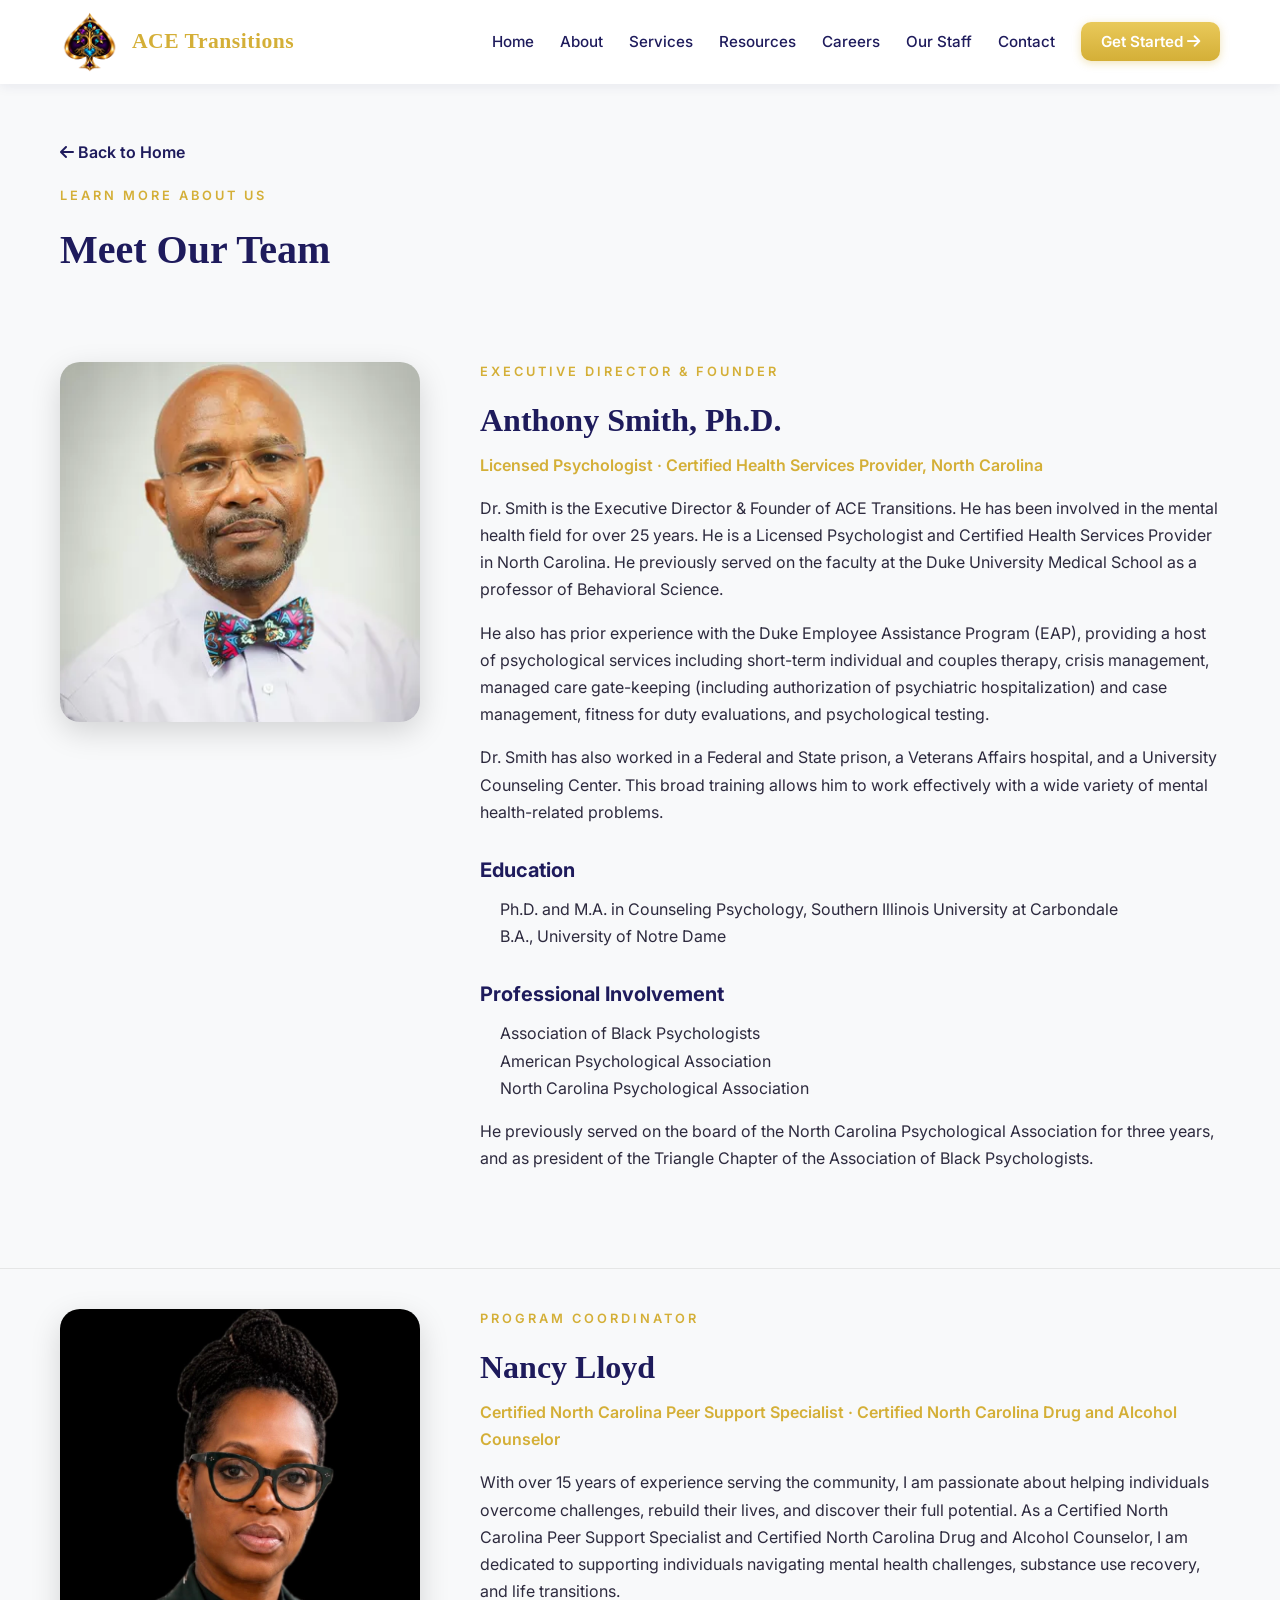
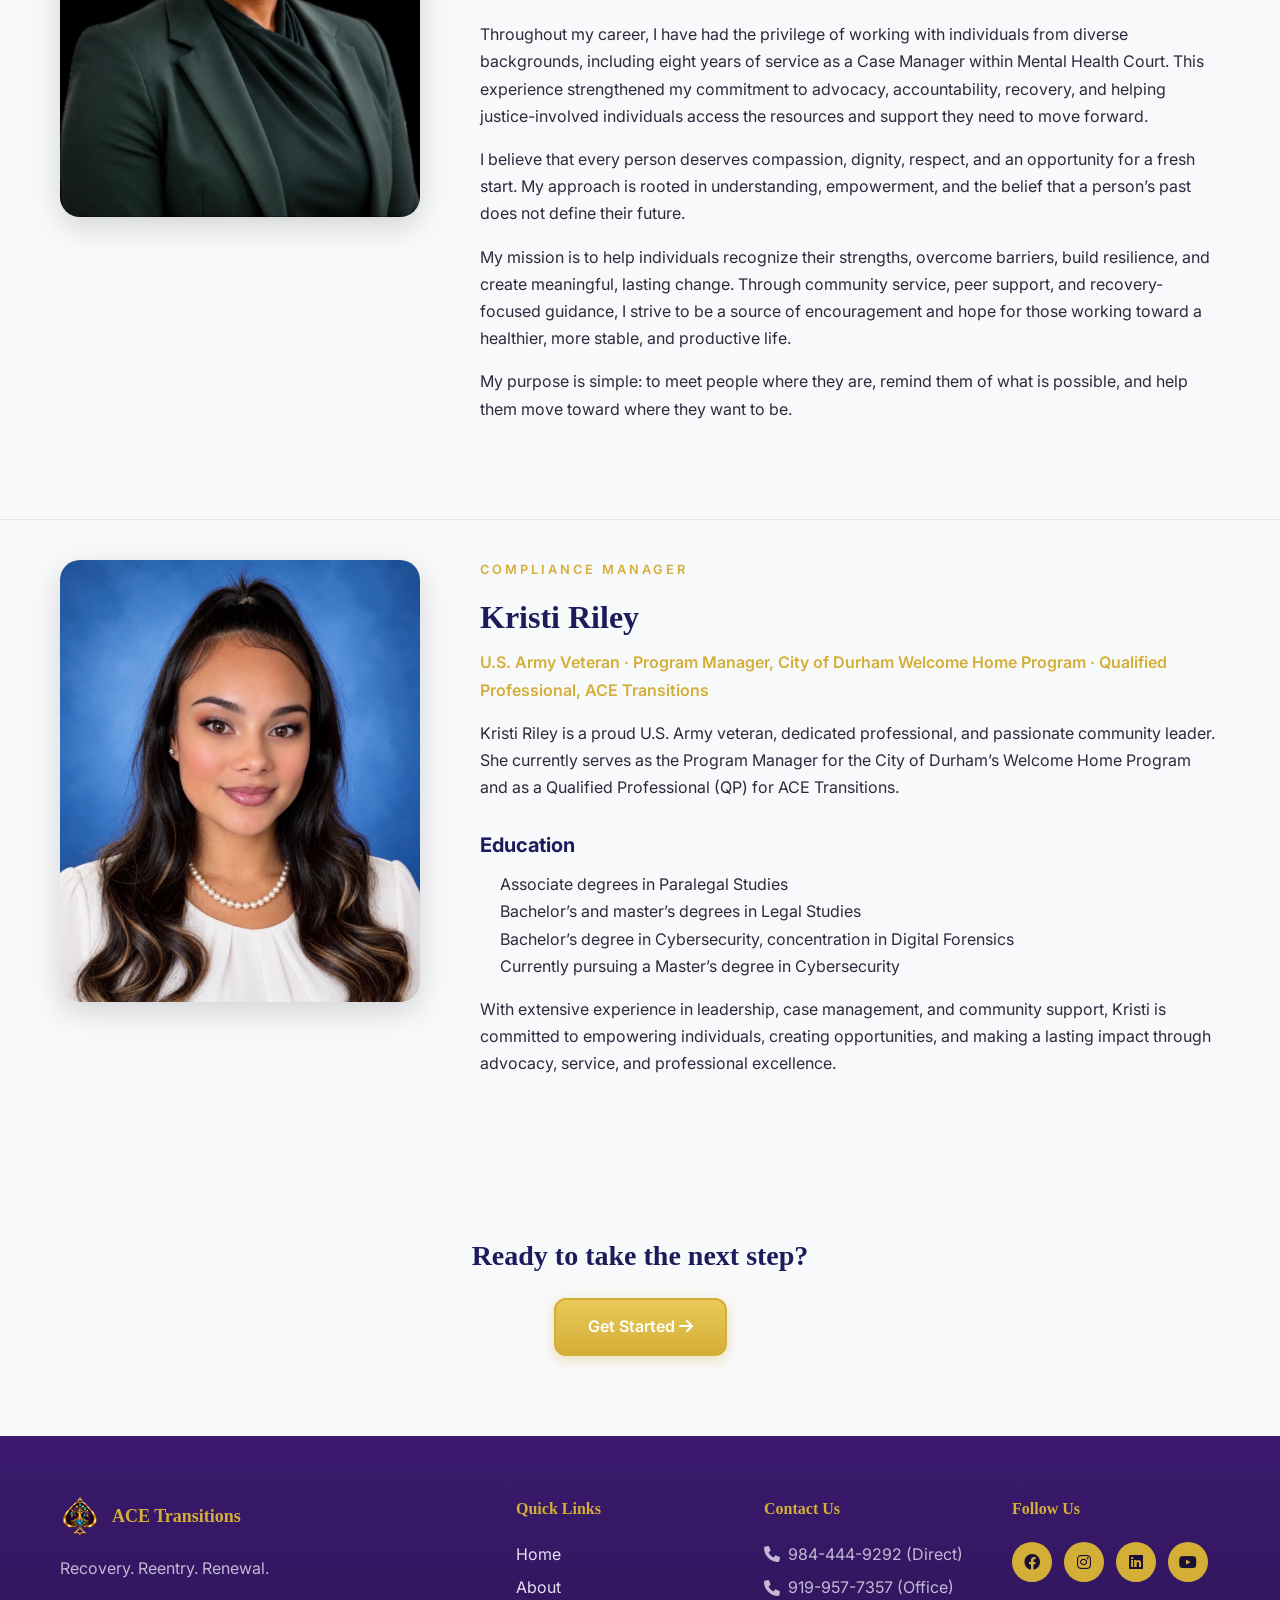
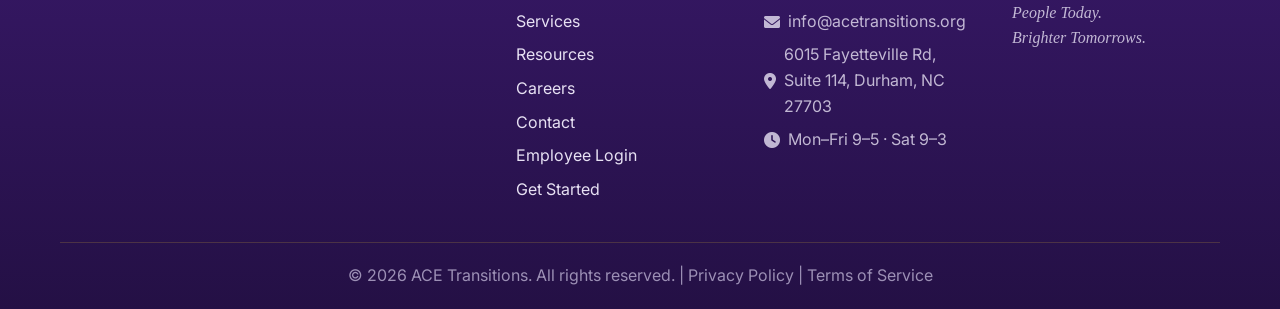
<file: learn-more-about-us.html>
<!DOCTYPE html>
<html lang="en">

<head>
    <meta charset="UTF-8">
    <meta name="viewport" content="width=device-width, initial-scale=1.0">

    <!-- SEO Meta Tags -->
    <title>Learn More About Us | ACE Transitions</title>
    <meta name="description"
        content="Meet Dr. Anthony Smith, Executive Director and Founder of ACE Transitions, a licensed psychologist with over 25 years in the mental health field.">
    <meta name="author" content="ACE Transitions">
    <meta name="robots" content="index, follow">
    <link rel="canonical" href="https://transitionslegacycenter.com/learn-more-about-us.html">

    <!-- Open Graph / Facebook -->
    <meta property="og:type" content="website">
    <meta property="og:url" content="https://transitionslegacycenter.com/learn-more-about-us.html">
    <meta property="og:title" content="Learn More About Us | ACE Transitions">
    <meta property="og:description"
        content="Meet Dr. Anthony Smith, Executive Director and Founder of ACE Transitions.">
    <meta property="og:image" content="https://transitionslegacycenter.com/assets/dr-anthony-smith.png">
    <meta property="og:site_name" content="ACE Transitions">

    <!-- Favicon -->
    <link rel="icon" type="image/png" href="assets/acelogo.png">
    <link rel="apple-touch-icon" href="assets/acelogo.png">

    <!-- Stylesheets -->
    <link rel="stylesheet" href="css/style.css">
    <link rel="stylesheet" href="css/theme.css">
    <link rel="stylesheet" href="css/learn-more.css">
    <link href="https://fonts.googleapis.com/css2?family=Inter:wght@300;400;500;600;700&display=swap" rel="stylesheet">
    <link rel="stylesheet" href="https://cdnjs.cloudflare.com/ajax/libs/font-awesome/6.0.0/css/all.min.css">
</head>

<body>
    <!-- Navigation -->
    <nav class="navbar">
        <div class="nav-container">
            <div class="nav-logo">
                <img src="assets/acelogo.png?v=5" alt="ACE Transitions" class="logo">
                <span class="logo-text">ACE Transitions</span>
            </div>
            <ul class="nav-menu">
                <li><a href="index.html" class="nav-link">Home</a></li>
                <li><a href="index.html#about" class="nav-link">About</a></li>
                <li><a href="services.html" class="nav-link">Services</a></li>
                <li><a href="resources.html" class="nav-link">Resources</a></li>
                <li><a href="careers.html" class="nav-link">Careers</a></li>
                <li><a href="our-staff.html" class="nav-link">Our Staff</a></li>
                <li><a href="index.html#contact" class="nav-link">Contact</a></li>
                <li><a href="index.html#contact" class="nav-link cta-button">Get Started <i class="fas fa-arrow-right"></i></a></li>
            </ul>
            <div class="hamburger">
                <span class="bar"></span>
                <span class="bar"></span>
                <span class="bar"></span>
            </div>
        </div>
    </nav>

    <!-- Profile Hero -->
    <section class="profile-hero">
        <div class="container">
            <a href="index.html" class="profile-back"><i class="fas fa-arrow-left"></i> Back to Home</a>
            <div class="home-eyebrow">Learn More About Us</div>
            <h1 class="profile-page-title">Meet Our Team</h1>
        </div>
    </section>

    <!-- Profile -->
    <section class="profile-section">
        <div class="container profile-grid">
            <div class="profile-photo">
                <img src="assets/dr-anthony-smith.png" alt="Dr. Anthony Smith, Executive Director and Founder of ACE Transitions">
            </div>
            <div class="profile-content">
                <div class="home-eyebrow">Executive Director &amp; Founder</div>
                <h2 class="profile-name">Anthony Smith, Ph.D.</h2>
                <p class="profile-role">Licensed Psychologist &middot; Certified Health Services Provider, North Carolina</p>

                <p>Dr. Smith is the Executive Director &amp; Founder of ACE Transitions. He has been involved in the mental health field for over 25 years. He is a Licensed Psychologist and Certified Health Services Provider in North Carolina. He previously served on the faculty at the Duke University Medical School as a professor of Behavioral Science.</p>

                <p>He also has prior experience with the Duke Employee Assistance Program (EAP), providing a host of psychological services including short-term individual and couples therapy, crisis management, managed care gate-keeping (including authorization of psychiatric hospitalization) and case management, fitness for duty evaluations, and psychological testing.</p>

                <p>Dr. Smith has also worked in a Federal and State prison, a Veterans Affairs hospital, and a University Counseling Center. This broad training allows him to work effectively with a wide variety of mental health-related problems.</p>

                <h3 class="profile-subheading">Education</h3>
                <ul class="profile-list">
                    <li>Ph.D. and M.A. in Counseling Psychology, Southern Illinois University at Carbondale</li>
                    <li>B.A., University of Notre Dame</li>
                </ul>

                <h3 class="profile-subheading">Professional Involvement</h3>
                <ul class="profile-list">
                    <li>Association of Black Psychologists</li>
                    <li>American Psychological Association</li>
                    <li>North Carolina Psychological Association</li>
                </ul>
                <p>He previously served on the board of the North Carolina Psychological Association for three years, and as president of the Triangle Chapter of the Association of Black Psychologists.</p>

            </div>
        </div>
    </section>

    <!-- Profile: Nancy Lloyd -->
    <section class="profile-section profile-section-next">
        <div class="container profile-grid">
            <div class="profile-photo">
                <img src="assets/nancy-lloyd.png" alt="Nancy Lloyd, Certified North Carolina Peer Support Specialist and Drug and Alcohol Counselor">
            </div>
            <div class="profile-content">
                <div class="home-eyebrow">Program Coordinator</div>
                <h2 class="profile-name">Nancy Lloyd</h2>
                <p class="profile-role">Certified North Carolina Peer Support Specialist &middot; Certified North Carolina Drug and Alcohol Counselor</p>

                <p>With over 15 years of experience serving the community, I am passionate about helping individuals overcome challenges, rebuild their lives, and discover their full potential. As a Certified North Carolina Peer Support Specialist and Certified North Carolina Drug and Alcohol Counselor, I am dedicated to supporting individuals navigating mental health challenges, substance use recovery, and life transitions.</p>

                <p>Throughout my career, I have had the privilege of working with individuals from diverse backgrounds, including eight years of service as a Case Manager within Mental Health Court. This experience strengthened my commitment to advocacy, accountability, recovery, and helping justice-involved individuals access the resources and support they need to move forward.</p>

                <p>I believe that every person deserves compassion, dignity, respect, and an opportunity for a fresh start. My approach is rooted in understanding, empowerment, and the belief that a person&rsquo;s past does not define their future.</p>

                <p>My mission is to help individuals recognize their strengths, overcome barriers, build resilience, and create meaningful, lasting change. Through community service, peer support, and recovery-focused guidance, I strive to be a source of encouragement and hope for those working toward a healthier, more stable, and productive life.</p>

                <p>My purpose is simple: to meet people where they are, remind them of what is possible, and help them move toward where they want to be.</p>
            </div>
        </div>
    </section>

    <!-- Profile: Kristi Riley -->
    <section class="profile-section profile-section-next">
        <div class="container profile-grid">
            <div class="profile-photo">
                <img src="assets/kristi-riley.png" alt="Kristi Riley, Program Manager of the City of Durham Welcome Home Program and Qualified Professional at ACE Transitions">
            </div>
            <div class="profile-content">
                <div class="home-eyebrow">Compliance Manager</div>
                <h2 class="profile-name">Kristi Riley</h2>
                <p class="profile-role">U.S. Army Veteran &middot; Program Manager, City of Durham Welcome Home Program &middot; Qualified Professional, ACE Transitions</p>

                <p>Kristi Riley is a proud U.S. Army veteran, dedicated professional, and passionate community leader. She currently serves as the Program Manager for the City of Durham&rsquo;s Welcome Home Program and as a Qualified Professional (QP) for ACE Transitions.</p>

                <h3 class="profile-subheading">Education</h3>
                <ul class="profile-list">
                    <li>Associate degrees in Paralegal Studies</li>
                    <li>Bachelor&rsquo;s and master&rsquo;s degrees in Legal Studies</li>
                    <li>Bachelor&rsquo;s degree in Cybersecurity, concentration in Digital Forensics</li>
                    <li>Currently pursuing a Master&rsquo;s degree in Cybersecurity</li>
                </ul>

                <p>With extensive experience in leadership, case management, and community support, Kristi is committed to empowering individuals, creating opportunities, and making a lasting impact through advocacy, service, and professional excellence.</p>
            </div>
        </div>
    </section>

    <!-- Call to Action -->
    <section class="profile-cta">
        <div class="container">
            <h2>Ready to take the next step?</h2>
            <a href="index.html#contact" class="btn btn-primary">Get Started <i class="fas fa-arrow-right"></i></a>
        </div>
    </section>

    <!-- Footer -->
    <footer class="footer">
        <div class="container">
            <div class="footer-content">
                <div class="footer-section">
                    <div class="footer-logo">
                        <img src="assets/acelogo.png?v=5" alt="ACE Transitions" class="footer-logo-img">
                        <span class="footer-logo-text">ACE Transitions</span>
                    </div>
                    <p>Recovery. Reentry. Renewal.</p>
                </div>

                <div class="footer-section">
                    <h4>Quick Links</h4>
                    <ul class="footer-links-2col">
                        <li><a href="index.html">Home</a></li>
                        <li><a href="index.html#about">About</a></li>
                        <li><a href="services.html">Services</a></li>
                        <li><a href="resources.html">Resources</a></li>
                        <li><a href="careers.html">Careers</a></li>
                        <li><a href="index.html#contact">Contact</a></li>
                        <li><a href="login.html">Employee Login</a></li>
                        <li><a href="index.html#contact">Get Started</a></li>
                    </ul>
                </div>

                <div class="footer-section">
                    <h4>Contact Us</h4>
                    <div class="footer-contact">
                        <p><i class="fas fa-phone"></i> 984-444-9292 (Direct)</p>
                        <p><i class="fas fa-phone"></i> 919-957-7357 (Office)</p>
                        <p><i class="fas fa-envelope"></i> info@acetransitions.org</p>
                        <p><i class="fas fa-map-marker-alt"></i> 6015 Fayetteville Rd, Suite 114, Durham, NC 27703</p>
                        <p><i class="fas fa-clock"></i> Mon–Fri 9–5 · Sat 9–3</p>
                    </div>
                </div>

                <div class="footer-section">
                    <h4>Follow Us</h4>
                    <div class="social-links">
                        <a href="https://www.facebook.com/transitionslegacycenter" class="social-link" aria-label="Facebook"><i class="fab fa-facebook"></i></a>
                        <a href="https://www.instagram.com/transitionslegacycenter" class="social-link" aria-label="Instagram"><i class="fab fa-instagram"></i></a>
                        <a href="https://www.linkedin.com/company/transitions-legacy-center" class="social-link" aria-label="LinkedIn"><i class="fab fa-linkedin"></i></a>
                        <a href="https://www.youtube.com" class="social-link" aria-label="YouTube"><i class="fab fa-youtube"></i></a>
                    </div>
                    <p class="footer-tagline">People Today.<br>Brighter Tomorrows.</p>
                </div>
            </div>

            <div class="footer-bottom">
                <p>&copy; 2026 ACE Transitions. All rights reserved. | Privacy Policy | Terms of Service</p>
            </div>
        </div>
    </footer>

    <script src="js/script.js"></script>
</body>

</html>
</file>
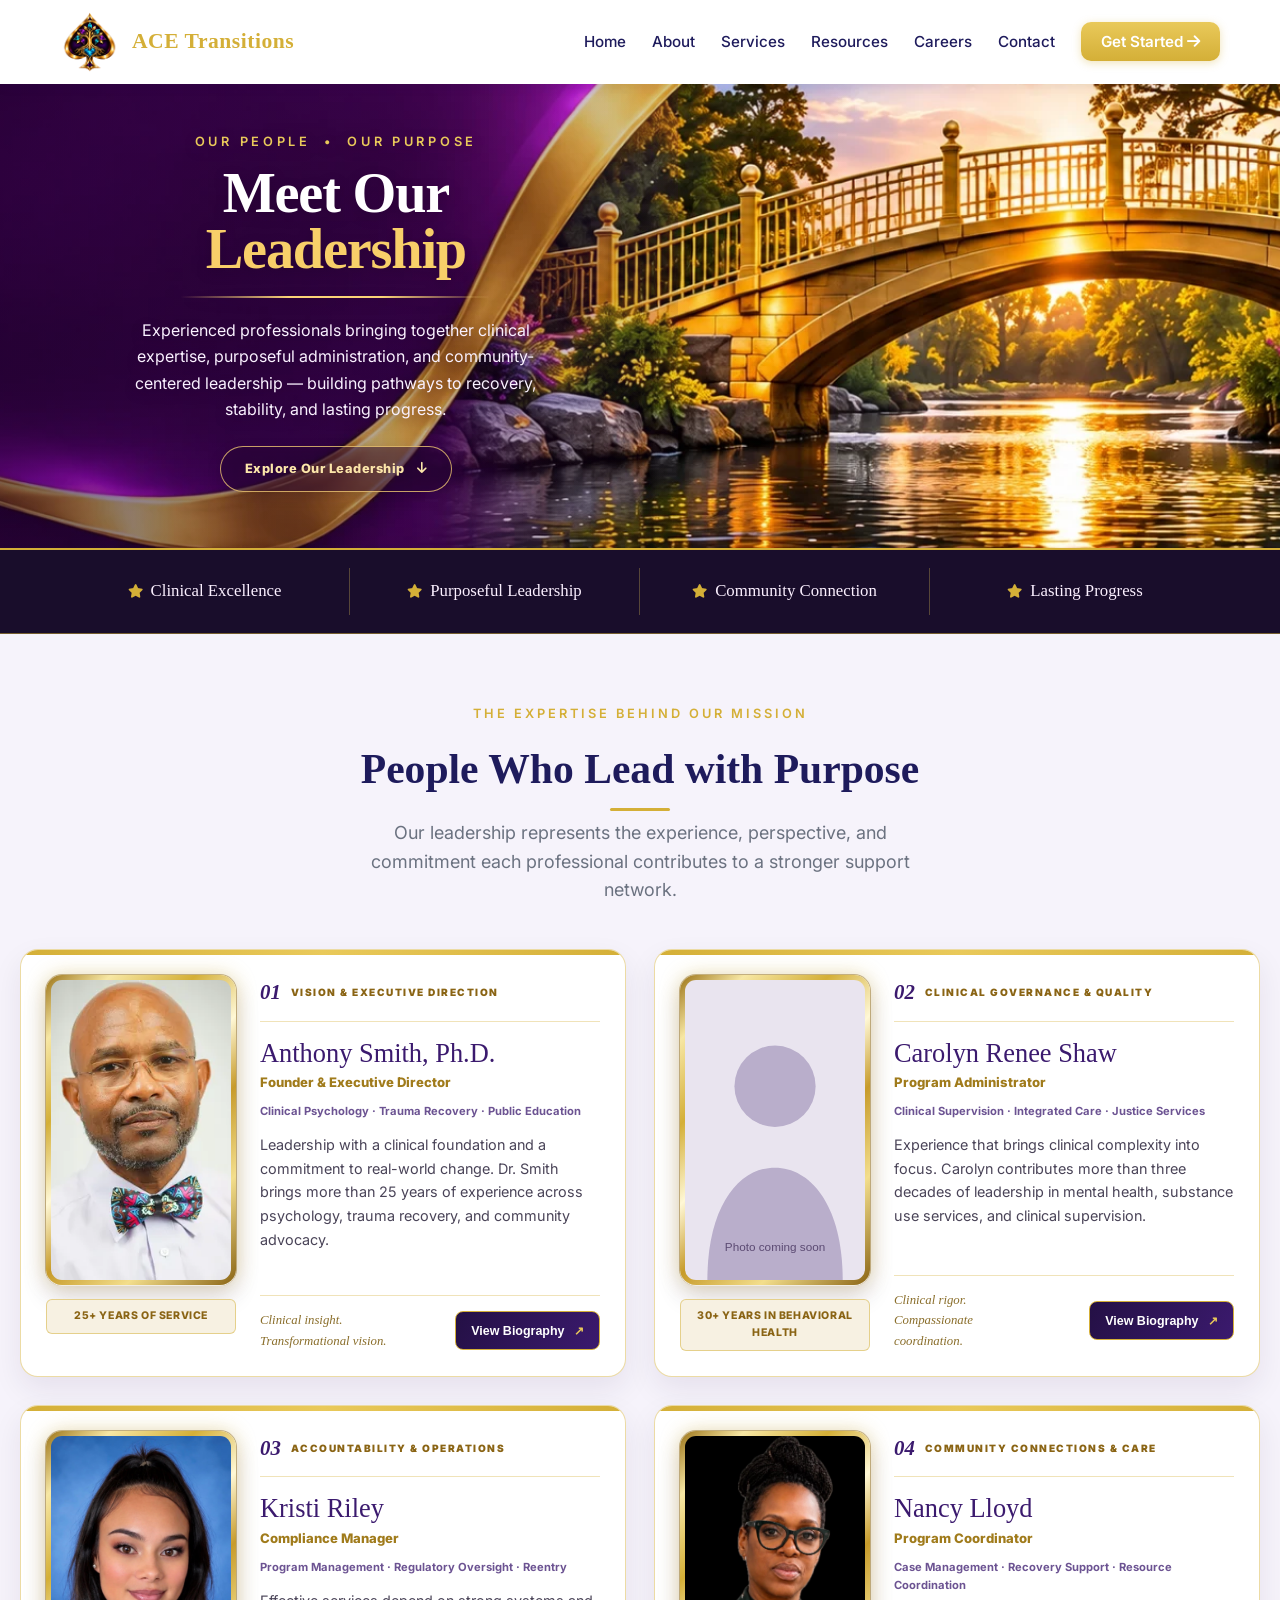
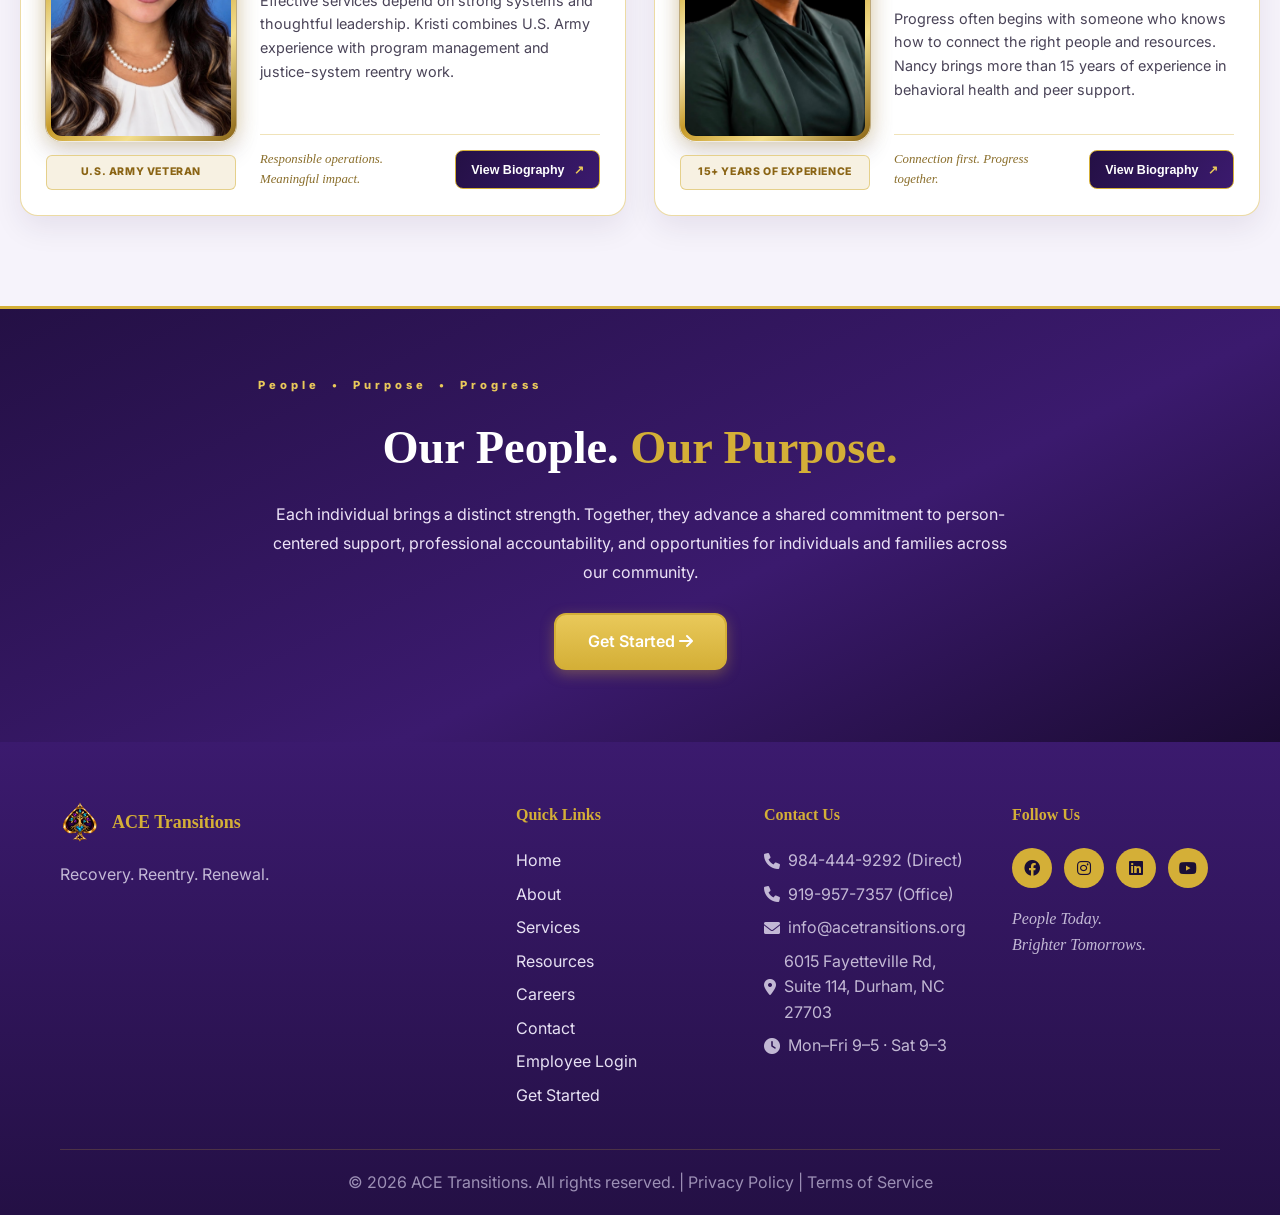
<file: our-staff.html>
<!DOCTYPE html>
<html lang="en">

<head>
    <meta charset="UTF-8">
    <meta name="viewport" content="width=device-width, initial-scale=1.0">

    <!-- SEO Meta Tags -->
    <title>Our Staff | ACE Transitions</title>
    <meta name="description"
        content="Meet the ACE Transitions leadership team: professionals in clinical psychology, behavioral health administration, compliance, and community support.">
    <meta name="author" content="ACE Transitions">
    <meta name="robots" content="index, follow">
    <link rel="canonical" href="https://transitionslegacycenter.com/our-staff.html">

    <!-- Open Graph / Facebook -->
    <meta property="og:type" content="website">
    <meta property="og:url" content="https://transitionslegacycenter.com/our-staff.html">
    <meta property="og:title" content="Our Staff | ACE Transitions">
    <meta property="og:description"
        content="Meet the ACE Transitions leadership team.">
    <meta property="og:image" content="https://transitionslegacycenter.com/assets/dr-anthony-smith.png">
    <meta property="og:site_name" content="ACE Transitions">

    <!-- Favicon -->
    <link rel="icon" type="image/png" href="assets/acelogo.png">
    <link rel="apple-touch-icon" href="assets/acelogo.png">

    <!-- Stylesheets -->
    <link rel="stylesheet" href="css/style.css">
    <link rel="stylesheet" href="css/theme.css">
    <link rel="stylesheet" href="css/our-staff.css?v=6">
    <link href="https://fonts.googleapis.com/css2?family=Inter:wght@300;400;500;600;700&display=swap" rel="stylesheet">
    <link rel="stylesheet" href="https://cdnjs.cloudflare.com/ajax/libs/font-awesome/6.0.0/css/all.min.css">
</head>

<body>
    <!-- Navigation -->
    <nav class="navbar">
        <div class="nav-container">
            <div class="nav-logo">
                <img src="assets/acelogo.png?v=5" alt="ACE Transitions" class="logo">
                <span class="logo-text">ACE Transitions</span>
            </div>
            <ul class="nav-menu">
                <li><a href="index.html" class="nav-link">Home</a></li>
                <li><a href="index.html#about" class="nav-link">About</a></li>
                <li><a href="services.html" class="nav-link">Services</a></li>
                <li><a href="resources.html" class="nav-link">Resources</a></li>
                <li><a href="careers.html" class="nav-link">Careers</a></li>
                <li><a href="index.html#contact" class="nav-link">Contact</a></li>
                <li><a href="index.html#contact" class="nav-link cta-button">Get Started <i class="fas fa-arrow-right"></i></a></li>
            </ul>
            <div class="hamburger">
                <span class="bar"></span>
                <span class="bar"></span>
                <span class="bar"></span>
            </div>
        </div>
    </nav>

    <!-- Hero -->
    <section class="staff-hero">
        <div class="staff-hero-image" aria-hidden="true"></div>
        <div class="staff-hero-inner">
            <div class="staff-hero-copy">
                <div class="home-eyebrow">Our People &nbsp;&bull;&nbsp; Our Purpose</div>
                <h1>Meet Our <span>Leadership</span></h1>
                <div class="staff-hero-rule"></div>
                <p>Experienced professionals bringing together clinical expertise, purposeful administration, and
                    community-centered leadership &mdash; building pathways to recovery, stability, and lasting
                    progress.</p>
                <a href="#leaders" class="staff-hero-cta">Explore Our Leadership <i class="fas fa-arrow-down"
                        aria-hidden="true"></i></a>
            </div>
        </div>
    </section>

    <!-- Pillars -->
    <section class="staff-pillars" aria-label="Our leadership principles">
        <div class="staff-pillars-inner">
            <div class="staff-pillar"><i class="fas fa-star" aria-hidden="true"></i>Clinical Excellence</div>
            <div class="staff-pillar"><i class="fas fa-star" aria-hidden="true"></i>Purposeful Leadership</div>
            <div class="staff-pillar"><i class="fas fa-star" aria-hidden="true"></i>Community Connection</div>
            <div class="staff-pillar"><i class="fas fa-star" aria-hidden="true"></i>Lasting Progress</div>
        </div>
    </section>

    <!-- Leadership grid -->
    <section class="staff-main" id="leaders" aria-labelledby="leaders-heading">
        <div class="container">
            <div class="section-header">
                <div class="home-eyebrow">The Expertise Behind Our Mission</div>
                <h2 id="leaders-heading">People Who Lead with Purpose</h2>
                <p>Our leadership represents the experience, perspective, and commitment each professional contributes
                    to a stronger support network.</p>
            </div>

            <div class="leaders-grid">
                <!-- Dr. Anthony Smith -->
                <article class="leader-card" aria-labelledby="name-0">
                    <div class="card-portrait">
                        <div class="portrait-frame">
                            <img src="assets/dr-anthony-smith.png" alt="Dr. Anthony Smith, Founder and Executive Director of ACE Transitions">
                        </div>
                        <span class="photo-caption">25+ Years of Service</span>
                    </div>
                    <div class="card-copy">
                        <div class="card-topline">
                            <span class="card-index">01</span>
                            <span>Vision &amp; Executive Direction</span>
                        </div>
                        <h3 id="name-0">Anthony Smith, Ph.D.</h3>
                        <p class="card-role">Founder &amp; Executive Director</p>
                        <p class="card-focus">Clinical Psychology &middot; Trauma Recovery &middot; Public Education</p>
                        <p class="leader-intro">Leadership with a clinical foundation and a commitment to real-world
                            change. Dr. Smith brings more than 25 years of experience across psychology, trauma recovery,
                            and community advocacy.</p>
                        <div class="card-action">
                            <span class="card-quote">Clinical insight. Transformational vision.</span>
                            <button type="button" class="view-bio" data-open="bio-0" aria-haspopup="dialog"
                                aria-controls="bio-0" aria-label="View full biography for Anthony Smith, Ph.D.">View
                                Biography <span aria-hidden="true">&nearr;</span></button>
                        </div>
                    </div>
                </article>

                <!-- Carolyn Renee Shaw -->
                <article class="leader-card" aria-labelledby="name-1">
                    <div class="card-portrait">
                        <div class="portrait-frame">
                            <img src="assets/carolyn-renee-shaw-placeholder.svg" alt="Temporary portrait placeholder: photo coming soon for Carolyn Renee Shaw">
                        </div>
                        <span class="photo-caption">30+ Years in Behavioral Health</span>
                    </div>
                    <div class="card-copy">
                        <div class="card-topline">
                            <span class="card-index">02</span>
                            <span>Clinical Governance &amp; Quality</span>
                        </div>
                        <h3 id="name-1">Carolyn Renee Shaw</h3>
                        <p class="card-role">Program Administrator</p>
                        <p class="card-focus">Clinical Supervision &middot; Integrated Care &middot; Justice Services</p>
                        <p class="leader-intro">Experience that brings clinical complexity into focus. Carolyn
                            contributes more than three decades of leadership in mental health, substance use services,
                            and clinical supervision.</p>
                        <div class="card-action">
                            <span class="card-quote">Clinical rigor. Compassionate coordination.</span>
                            <button type="button" class="view-bio" data-open="bio-1" aria-haspopup="dialog"
                                aria-controls="bio-1" aria-label="View full biography for Carolyn Renee Shaw">View
                                Biography <span aria-hidden="true">&nearr;</span></button>
                        </div>
                    </div>
                </article>

                <!-- Kristi Riley -->
                <article class="leader-card" aria-labelledby="name-2">
                    <div class="card-portrait">
                        <div class="portrait-frame">
                            <img src="assets/kristi-riley.png" alt="Kristi Riley, Compliance Manager at ACE Transitions">
                        </div>
                        <span class="photo-caption">U.S. Army Veteran</span>
                    </div>
                    <div class="card-copy">
                        <div class="card-topline">
                            <span class="card-index">03</span>
                            <span>Accountability &amp; Operations</span>
                        </div>
                        <h3 id="name-2">Kristi Riley</h3>
                        <p class="card-role">Compliance Manager</p>
                        <p class="card-focus">Program Management &middot; Regulatory Oversight &middot; Reentry</p>
                        <p class="leader-intro">Effective services depend on strong systems and thoughtful leadership.
                            Kristi combines U.S. Army experience with program management and justice-system reentry
                            work.</p>
                        <div class="card-action">
                            <span class="card-quote">Responsible operations. Meaningful impact.</span>
                            <button type="button" class="view-bio" data-open="bio-2" aria-haspopup="dialog"
                                aria-controls="bio-2" aria-label="View full biography for Kristi Riley">View Biography
                                <span aria-hidden="true">&nearr;</span></button>
                        </div>
                    </div>
                </article>

                <!-- Nancy Lloyd -->
                <article class="leader-card" aria-labelledby="name-3">
                    <div class="card-portrait">
                        <div class="portrait-frame">
                            <img src="assets/nancy-lloyd.png" alt="Nancy Lloyd, Program Coordinator at ACE Transitions">
                        </div>
                        <span class="photo-caption">15+ Years of Experience</span>
                    </div>
                    <div class="card-copy">
                        <div class="card-topline">
                            <span class="card-index">04</span>
                            <span>Community Connections &amp; Care</span>
                        </div>
                        <h3 id="name-3">Nancy Lloyd</h3>
                        <p class="card-role">Program Coordinator</p>
                        <p class="card-focus">Case Management &middot; Recovery Support &middot; Resource Coordination</p>
                        <p class="leader-intro">Progress often begins with someone who knows how to connect the right
                            people and resources. Nancy brings more than 15 years of experience in behavioral health and
                            peer support.</p>
                        <div class="card-action">
                            <span class="card-quote">Connection first. Progress together.</span>
                            <button type="button" class="view-bio" data-open="bio-3" aria-haspopup="dialog"
                                aria-controls="bio-3" aria-label="View full biography for Nancy Lloyd">View Biography
                                <span aria-hidden="true">&nearr;</span></button>
                        </div>
                    </div>
                </article>
            </div>
        </div>
    </section>

    <!-- Closing -->
    <section class="staff-closing">
        <p class="tag">People &nbsp;&bull;&nbsp; Purpose &nbsp;&bull;&nbsp; Progress</p>
        <h2>Our People. <span>Our Purpose.</span></h2>
        <p>Each individual brings a distinct strength. Together, they advance a shared commitment to person-centered
            support, professional accountability, and opportunities for individuals and families across our community.
        </p>
        <a href="index.html#contact" class="btn btn-primary">Get Started <i class="fas fa-arrow-right"></i></a>
    </section>

    <!-- Footer -->
    <footer class="footer">
        <div class="container">
            <div class="footer-content">
                <div class="footer-section">
                    <div class="footer-logo">
                        <img src="assets/acelogo.png?v=5" alt="ACE Transitions" class="footer-logo-img">
                        <span class="footer-logo-text">ACE Transitions</span>
                    </div>
                    <p>Recovery. Reentry. Renewal.</p>
                </div>

                <div class="footer-section">
                    <h4>Quick Links</h4>
                    <ul class="footer-links-2col">
                        <li><a href="index.html">Home</a></li>
                        <li><a href="index.html#about">About</a></li>
                        <li><a href="services.html">Services</a></li>
                        <li><a href="resources.html">Resources</a></li>
                        <li><a href="careers.html">Careers</a></li>
                        <li><a href="index.html#contact">Contact</a></li>
                        <li><a href="login.html">Employee Login</a></li>
                        <li><a href="index.html#contact">Get Started</a></li>
                    </ul>
                </div>

                <div class="footer-section">
                    <h4>Contact Us</h4>
                    <div class="footer-contact">
                        <p><i class="fas fa-phone"></i> 984-444-9292 (Direct)</p>
                        <p><i class="fas fa-phone"></i> 919-957-7357 (Office)</p>
                        <p><i class="fas fa-envelope"></i> info@acetransitions.org</p>
                        <p><i class="fas fa-map-marker-alt"></i> 6015 Fayetteville Rd, Suite 114, Durham, NC 27703</p>
                        <p><i class="fas fa-clock"></i> Mon&ndash;Fri 9&ndash;5 &middot; Sat 9&ndash;3</p>
                    </div>
                </div>

                <div class="footer-section">
                    <h4>Follow Us</h4>
                    <div class="social-links">
                        <a href="https://www.facebook.com/transitionslegacycenter" class="social-link" aria-label="Facebook"><i class="fab fa-facebook"></i></a>
                        <a href="https://www.instagram.com/transitionslegacycenter" class="social-link" aria-label="Instagram"><i class="fab fa-instagram"></i></a>
                        <a href="https://www.linkedin.com/company/transitions-legacy-center" class="social-link" aria-label="LinkedIn"><i class="fab fa-linkedin"></i></a>
                        <a href="https://www.youtube.com" class="social-link" aria-label="YouTube"><i class="fab fa-youtube"></i></a>
                    </div>
                    <p class="footer-tagline">People Today.<br>Brighter Tomorrows.</p>
                </div>
            </div>

            <div class="footer-bottom">
                <p>&copy; 2026 ACE Transitions. All rights reserved. | Privacy Policy | Terms of Service</p>
            </div>
        </div>
    </footer>

    <!-- Biography dialogs -->
    <dialog class="bio-dialog" id="bio-0" aria-labelledby="bio-title-0">
        <div class="bio-window">
            <div class="bio-toolbar">
                <div>Leadership Profile</div>
                <button type="button" class="close-dialog" data-close aria-label="Close Anthony Smith's biography">&times;</button>
            </div>
            <div class="bio-layout">
                <aside class="bio-portrait">
                    <img src="assets/dr-anthony-smith.png" alt="Dr. Anthony Smith">
                </aside>
                <div class="bio-content">
                    <p class="profile-kicker">Vision &amp; Executive Direction</p>
                    <h2 id="bio-title-0">Anthony Smith, Ph.D.</h2>
                    <div class="bio-role">Founder &amp; Executive Director</div>

                    <section class="bio-section">
                        <h3>Professional Profile</h3>
                        <p>Dr. Smith is the Executive Director &amp; Founder of ACE Transitions. He has been involved in
                            the mental health field for over 25 years. He is a Licensed Psychologist and Certified Health
                            Services Provider in North Carolina. He previously served on the faculty at the Duke
                            University Medical School as a professor of Behavioral Science.</p>
                        <p>He also has prior experience with the Duke Employee Assistance Program (EAP), providing a host
                            of psychological services including short-term individual and couples therapy, crisis
                            management, managed care gate-keeping (including authorization of psychiatric
                            hospitalization) and case management, fitness for duty evaluations, and psychological
                            testing.</p>
                        <p>Dr. Smith has also worked in a Federal and State prison, a Veterans Affairs hospital, and a
                            University Counseling Center. This broad training allows him to work effectively with a wide
                            variety of mental health-related problems.</p>
                    </section>

                    <section class="bio-section">
                        <h3>Education</h3>
                        <ul>
                            <li>Ph.D. and M.A. in Counseling Psychology, Southern Illinois University at Carbondale</li>
                            <li>B.A., University of Notre Dame</li>
                        </ul>
                    </section>

                    <section class="bio-section">
                        <h3>Professional Involvement</h3>
                        <ul>
                            <li>Association of Black Psychologists</li>
                            <li>American Psychological Association</li>
                            <li>North Carolina Psychological Association</li>
                        </ul>
                        <p>He previously served on the board of the North Carolina Psychological Association for three
                            years, and as president of the Triangle Chapter of the Association of Black Psychologists.</p>
                    </section>

                    <div class="bio-end">People <span>&bull;</span> Purpose <span>&bull;</span> Progress</div>
                </div>
            </div>
        </div>
    </dialog>

    <dialog class="bio-dialog" id="bio-1" aria-labelledby="bio-title-1">
        <div class="bio-window">
            <div class="bio-toolbar">
                <div>Leadership Profile</div>
                <button type="button" class="close-dialog" data-close aria-label="Close Carolyn's biography">&times;</button>
            </div>
            <div class="bio-layout">
                <aside class="bio-portrait">
                    <img src="assets/carolyn-renee-shaw-placeholder.svg" alt="Photo coming soon for Carolyn Renee Shaw">
                </aside>
                <div class="bio-content">
                    <p class="profile-kicker">Clinical Governance &amp; Quality</p>
                    <h2 id="bio-title-1">Carolyn Renee Shaw</h2>
                    <div class="bio-role">Program Administrator &middot; MS, LCMHC-S, LCAS (CCS-I)</div>

                    <section class="bio-section">
                        <h3>Professional Profile</h3>
                        <p>Carolyn Renee Shaw has spent more than thirty years in behavioral health and the
                            criminal-justice system, and holds two active North Carolina licenses: Licensed Clinical
                            Mental Health Counselor Supervisor (LCMHC-S) and Licensed Clinical Addiction Specialist
                            (LCAS), with a Certified Clinical Supervisor-Intern credential.</p>
                        <p>Since 2017 she has served as Criminal Justice Program Manager for Durham County &mdash; leading
                            mental health court operations, conducting comprehensive clinical assessments, overseeing
                            substance-use counselors and peer-support staff, and chairing the county&rsquo;s Stepping Up
                            Initiative to reduce justice involvement for people with mental health diagnoses.</p>
                        <p>Earlier, she directed mental health and substance-abuse community support programs and
                            supervised clinicians across adult and youth divisions. At Mindsmith Consulting, she brings
                            that full depth of experience to clients seeking counseling, to counselors under supervision,
                            and to the courts and agencies working toward better behavioral-health outcomes.</p>
                    </section>

                    <section class="bio-section">
                        <h3>Academic Qualifications</h3>
                        <ul>
                            <li>Master of Science in Counseling Studies, Capella University</li>
                            <li>Bachelor of Arts in Sociology, Johnson C. Smith University</li>
                        </ul>
                    </section>

                    <div class="bio-end">People <span>&bull;</span> Purpose <span>&bull;</span> Progress</div>
                </div>
            </div>
        </div>
    </dialog>

    <dialog class="bio-dialog" id="bio-2" aria-labelledby="bio-title-2">
        <div class="bio-window">
            <div class="bio-toolbar">
                <div>Leadership Profile</div>
                <button type="button" class="close-dialog" data-close aria-label="Close Kristi's biography">&times;</button>
            </div>
            <div class="bio-layout">
                <aside class="bio-portrait">
                    <img src="assets/kristi-riley.png" alt="Kristi Riley">
                </aside>
                <div class="bio-content">
                    <p class="profile-kicker">Accountability &amp; Operations</p>
                    <h2 id="bio-title-2">Kristi Riley</h2>
                    <div class="bio-role">Compliance Manager</div>

                    <section class="bio-section">
                        <h3>Professional Profile</h3>
                        <p>Kristi Riley is a proud U.S. Army veteran, dedicated professional, and passionate community
                            leader. She currently serves as the Program Manager for the City of Durham&rsquo;s Welcome Home
                            Program and as a Qualified Professional (QP) for ACE Transitions.</p>
                        <p>With extensive experience in leadership, case management, and community support, Kristi is
                            committed to empowering individuals, creating opportunities, and making a lasting impact
                            through advocacy, service, and professional excellence.</p>
                    </section>

                    <section class="bio-section">
                        <h3>Education</h3>
                        <ul>
                            <li>Associate degrees in Paralegal Studies</li>
                            <li>Bachelor&rsquo;s and master&rsquo;s degrees in Legal Studies</li>
                            <li>Bachelor&rsquo;s degree in Cybersecurity, concentration in Digital Forensics</li>
                            <li>Currently pursuing a Master&rsquo;s degree in Cybersecurity</li>
                        </ul>
                    </section>

                    <div class="bio-end">People <span>&bull;</span> Purpose <span>&bull;</span> Progress</div>
                </div>
            </div>
        </div>
    </dialog>

    <dialog class="bio-dialog" id="bio-3" aria-labelledby="bio-title-3">
        <div class="bio-window">
            <div class="bio-toolbar">
                <div>Leadership Profile</div>
                <button type="button" class="close-dialog" data-close aria-label="Close Nancy's biography">&times;</button>
            </div>
            <div class="bio-layout">
                <aside class="bio-portrait">
                    <img src="assets/nancy-lloyd.png" alt="Nancy Lloyd">
                </aside>
                <div class="bio-content">
                    <p class="profile-kicker">Community Connections &amp; Care</p>
                    <h2 id="bio-title-3">Nancy Lloyd</h2>
                    <div class="bio-role">Program Coordinator</div>

                    <section class="bio-section">
                        <h3>Professional Profile</h3>
                        <p>With over 15 years of experience serving the community, Nancy is passionate about helping
                            individuals overcome challenges, rebuild their lives, and discover their full potential. As a
                            Certified North Carolina Peer Support Specialist and Certified North Carolina Drug and
                            Alcohol Counselor, she is dedicated to supporting individuals navigating mental health
                            challenges, substance use recovery, and life transitions.</p>
                        <p>Throughout her career, she has had the privilege of working with individuals from diverse
                            backgrounds, including eight years of service as a Case Manager within Mental Health Court.
                            This experience strengthened her commitment to advocacy, accountability, recovery, and
                            helping justice-involved individuals access the resources and support they need to move
                            forward.</p>
                        <p>She believes that every person deserves compassion, dignity, respect, and an opportunity for a
                            fresh start. Her approach is rooted in understanding, empowerment, and the belief that a
                            person&rsquo;s past does not define their future.</p>
                        <p>Her mission is to help individuals recognize their strengths, overcome barriers, build
                            resilience, and create meaningful, lasting change. Through community service, peer support,
                            and recovery-focused guidance, she strives to be a source of encouragement and hope for those
                            working toward a healthier, more stable, and productive life.</p>
                        <p>Her purpose is simple: to meet people where they are, remind them of what is possible, and help
                            them move toward where they want to be.</p>
                    </section>

                    <div class="bio-end">People <span>&bull;</span> Purpose <span>&bull;</span> Progress</div>
                </div>
            </div>
        </div>
    </dialog>

    <script>
        document.querySelectorAll('[data-open]').forEach(function (button) {
            button.addEventListener('click', function () {
                var dialog = document.getElementById(button.getAttribute('data-open'));
                if (dialog && typeof dialog.showModal === 'function') {
                    dialog.showModal();
                }
            });
        });

        document.querySelectorAll('.bio-dialog').forEach(function (dialog) {
            var close = dialog.querySelector('[data-close]');
            if (close) {
                close.addEventListener('click', function () {
                    dialog.close();
                });
            }
            dialog.addEventListener('click', function (event) {
                if (event.target === dialog) {
                    dialog.close();
                }
            });
        });
    </script>

    <script src="js/script.js"></script>
</body>

</html>
</file>
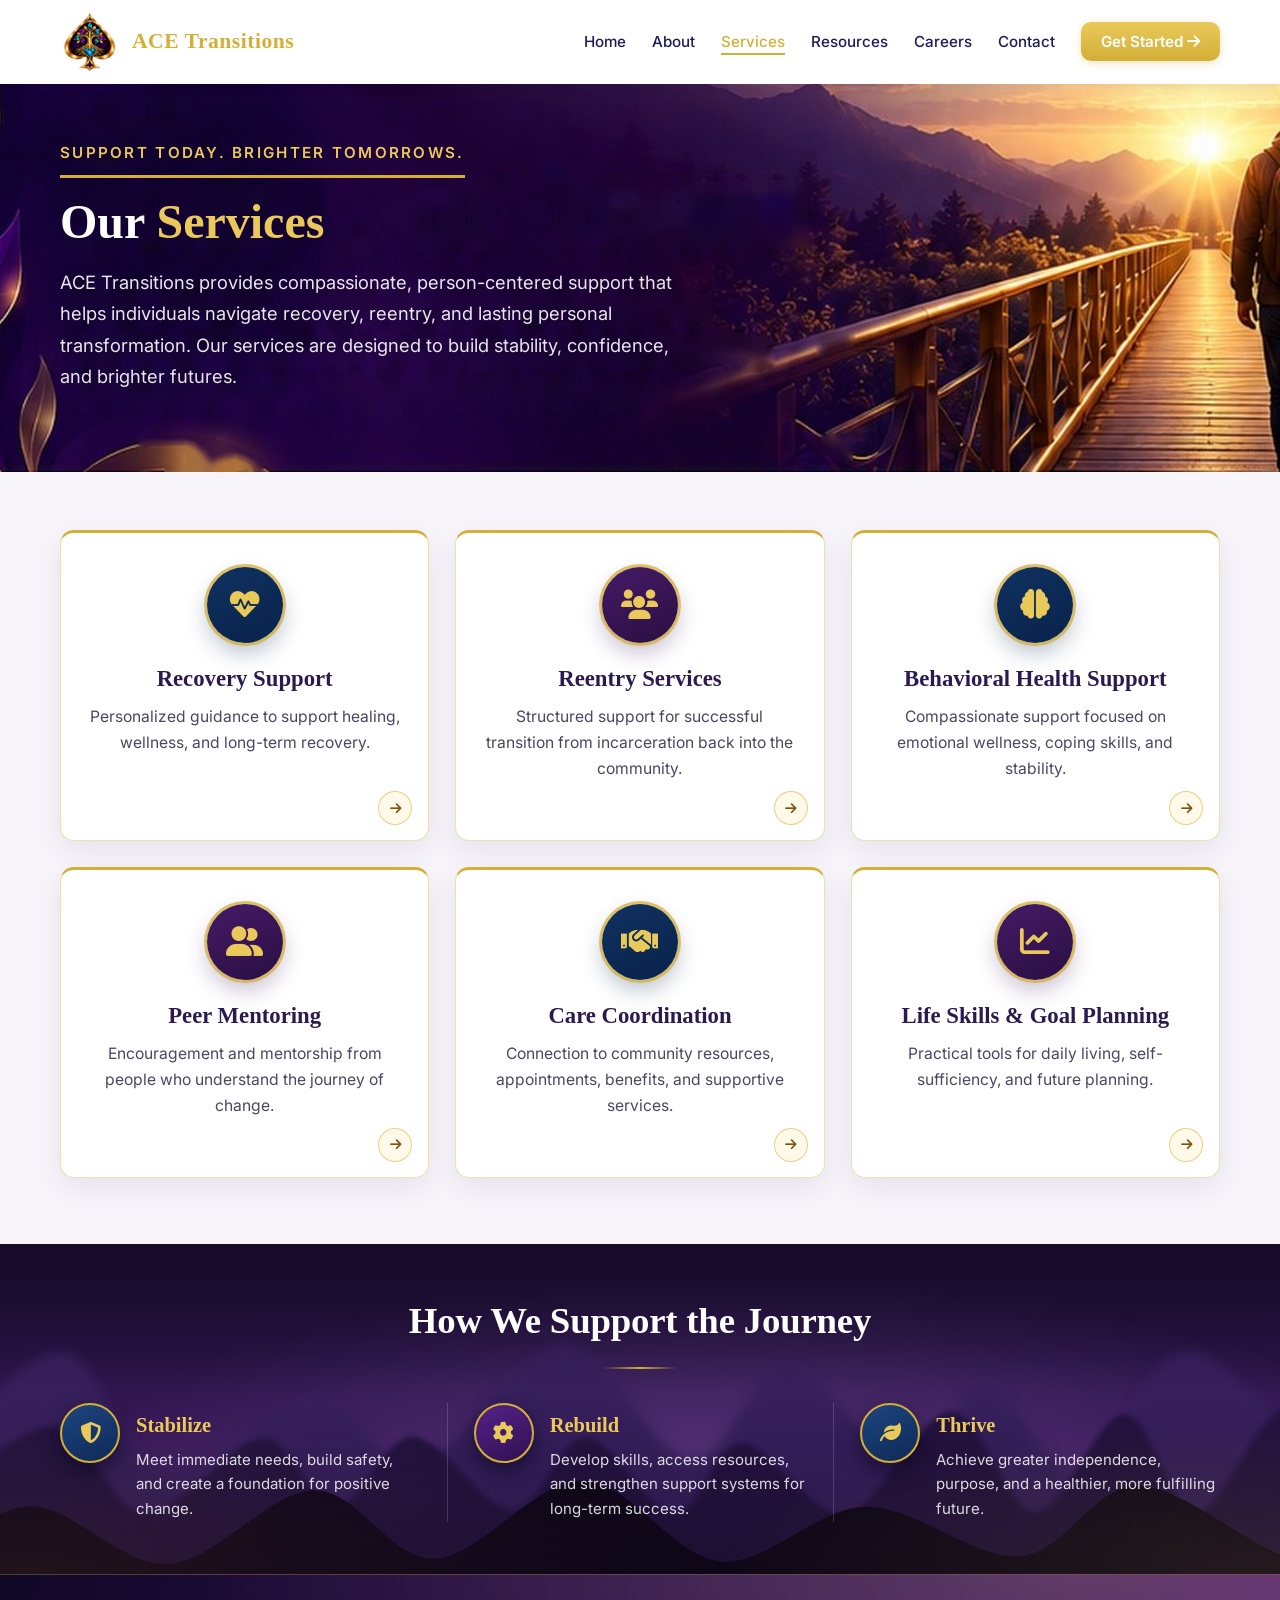
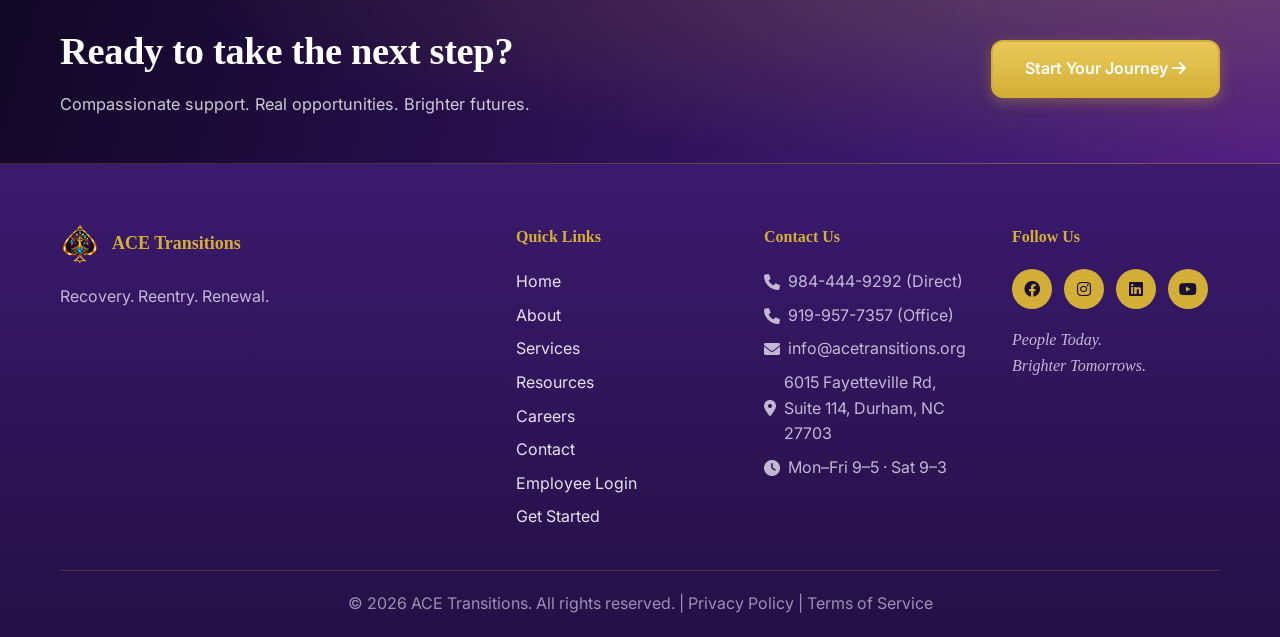
<file: services.html>
<!DOCTYPE html>
<html lang="en">

<head>
    <meta charset="UTF-8">
    <meta name="viewport" content="width=device-width, initial-scale=1.0">

    <!-- SEO Meta Tags -->
    <title>Our Services | ACE Transitions</title>
    <meta name="description"
        content="ACE Transitions provides compassionate, person-centered support for recovery, reentry, behavioral health, peer mentoring, care coordination, and life skills planning.">
    <meta name="author" content="ACE Transitions">
    <meta name="robots" content="index, follow">
    <link rel="canonical" href="https://transitionslegacycenter.com/services.html">

    <!-- Open Graph / Facebook -->
    <meta property="og:type" content="website">
    <meta property="og:url" content="https://transitionslegacycenter.com/services.html">
    <meta property="og:title" content="Our Services | ACE Transitions">
    <meta property="og:description"
        content="Compassionate, person-centered support for recovery, reentry, and lasting personal transformation.">
    <meta property="og:image" content="https://transitionslegacycenter.com/assets/careers-hero.jpg">
    <meta property="og:site_name" content="ACE Transitions">

    <!-- Favicon -->
    <link rel="icon" type="image/png" href="assets/acelogo.png">
    <link rel="apple-touch-icon" href="assets/acelogo.png">

    <!-- Stylesheets -->
    <link rel="stylesheet" href="css/style.css">
    <link rel="stylesheet" href="css/theme.css">
    <link rel="stylesheet" href="css/services.css?v=16">
    <link href="https://fonts.googleapis.com/css2?family=Inter:wght@300;400;500;600;700&display=swap" rel="stylesheet">
    <link rel="stylesheet" href="https://cdnjs.cloudflare.com/ajax/libs/font-awesome/6.0.0/css/all.min.css">
</head>

<body>
    <!-- Navigation -->
    <nav class="navbar">
        <div class="nav-container">
            <div class="nav-logo">
                <img src="assets/acelogo.png?v=5" alt="ACE Transitions" class="logo">
                <span class="logo-text">ACE Transitions</span>
            </div>
            <ul class="nav-menu">
                <li><a href="index.html" class="nav-link">Home</a></li>
                <li><a href="index.html#about" class="nav-link">About</a></li>
                <li><a href="services.html" class="nav-link active">Services</a></li>
                <li><a href="resources.html" class="nav-link">Resources</a></li>
                <li><a href="careers.html" class="nav-link">Careers</a></li>
                <li><a href="index.html#contact" class="nav-link">Contact</a></li>
                <li><a href="index.html#contact" class="nav-link cta-button">Get Started <i class="fas fa-arrow-right"></i></a></li>
            </ul>
            <div class="hamburger">
                <span class="bar"></span>
                <span class="bar"></span>
                <span class="bar"></span>
            </div>
        </div>
    </nav>

    <!-- Hero -->
    <section class="svc-hero">
        <div class="container">
            <div class="svc-hero-copy">
                <span class="svc-eyebrow">Support Today. Brighter Tomorrows.</span>
                <h1>Our <span>Services</span></h1>
                <p>ACE Transitions provides compassionate, person-centered support that helps individuals navigate recovery,
                    reentry, and lasting personal transformation. Our services are designed to build stability, confidence,
                    and brighter futures.</p>
            </div>
        </div>
    </section>

    <!-- Services -->
    <section class="svc-list" id="service-options" aria-label="Our services">
        <div class="container">
            <div class="svc-grid">
                <article class="svc-card">
                    <div class="svc-icon"><i class="fas fa-heart-pulse" aria-hidden="true"></i></div>
                    <h2>Recovery Support</h2>
                    <p>Personalized guidance to support healing, wellness, and long-term recovery.</p>
                    <div class="svc-details" id="svc-details-1">Recovery-focused guidance, practical resources, and
                        encouragement for individuals pursuing stability and wellness.</div>
                    <button type="button" class="svc-more" aria-expanded="false" aria-controls="svc-details-1"
                        aria-label="More about Recovery Support"><i class="fas fa-arrow-right" aria-hidden="true"></i></button>
                </article>

                <article class="svc-card">
                    <div class="svc-icon"><i class="fas fa-users" aria-hidden="true"></i></div>
                    <h2>Reentry Services</h2>
                    <p>Structured support for successful transition from incarceration back into the community.</p>
                    <div class="svc-details" id="svc-details-2">Support connecting with housing, employment,
                        transportation, and other resources that help with community reintegration.</div>
                    <button type="button" class="svc-more" aria-expanded="false" aria-controls="svc-details-2"
                        aria-label="More about Reentry Services"><i class="fas fa-arrow-right" aria-hidden="true"></i></button>
                </article>

                <article class="svc-card">
                    <div class="svc-icon"><i class="fas fa-brain" aria-hidden="true"></i></div>
                    <h2>Behavioral Health Support</h2>
                    <p>Compassionate support focused on emotional wellness, coping skills, and stability.</p>
                    <div class="svc-details" id="svc-details-3">Person-centered support, resource navigation, and
                        connections to appropriate behavioral healthcare providers.</div>
                    <button type="button" class="svc-more" aria-expanded="false" aria-controls="svc-details-3"
                        aria-label="More about Behavioral Health Support"><i class="fas fa-arrow-right" aria-hidden="true"></i></button>
                </article>

                <article class="svc-card">
                    <div class="svc-icon"><i class="fas fa-user-group" aria-hidden="true"></i></div>
                    <h2>Peer Mentoring</h2>
                    <p>Encouragement and mentorship from people who understand the journey of change.</p>
                    <div class="svc-details" id="svc-details-4">Supportive conversations, motivation, and practical
                        guidance from individuals with relevant lived experience.</div>
                    <button type="button" class="svc-more" aria-expanded="false" aria-controls="svc-details-4"
                        aria-label="More about Peer Mentoring"><i class="fas fa-arrow-right" aria-hidden="true"></i></button>
                </article>

                <article class="svc-card">
                    <div class="svc-icon"><i class="fas fa-handshake" aria-hidden="true"></i></div>
                    <h2>Care Coordination</h2>
                    <p>Connection to community resources, appointments, benefits, and supportive services.</p>
                    <div class="svc-details" id="svc-details-5">Help navigating service options, coordinating
                        appointments, and identifying community supports.</div>
                    <button type="button" class="svc-more" aria-expanded="false" aria-controls="svc-details-5"
                        aria-label="More about Care Coordination"><i class="fas fa-arrow-right" aria-hidden="true"></i></button>
                </article>

                <article class="svc-card">
                    <div class="svc-icon"><i class="fas fa-chart-line" aria-hidden="true"></i></div>
                    <h2>Life Skills &amp; Goal Planning</h2>
                    <p>Practical tools for daily living, self-sufficiency, and future planning.</p>
                    <div class="svc-details" id="svc-details-6">Individualized goal setting and skill-building focused on
                        daily routines, independence, and progress.</div>
                    <button type="button" class="svc-more" aria-expanded="false" aria-controls="svc-details-6"
                        aria-label="More about Life Skills and Goal Planning"><i class="fas fa-arrow-right" aria-hidden="true"></i></button>
                </article>
            </div>
        </div>
    </section>

    <!-- Journey -->
    <section class="svc-journey" aria-labelledby="svc-journey-heading">
        <div class="container">
            <h2 id="svc-journey-heading">How We Support the Journey</h2>
            <div class="svc-journey-rule"></div>
            <ol class="svc-steps">
                <li class="svc-step">
                    <div class="svc-step-icon"><i class="fas fa-shield" aria-hidden="true"></i></div>
                    <div>
                        <h3>Stabilize</h3>
                        <p>Meet immediate needs, build safety, and create a foundation for positive change.</p>
                    </div>
                </li>
                <li class="svc-step">
                    <div class="svc-step-icon"><i class="fas fa-gear" aria-hidden="true"></i></div>
                    <div>
                        <h3>Rebuild</h3>
                        <p>Develop skills, access resources, and strengthen support systems for long-term success.</p>
                    </div>
                </li>
                <li class="svc-step">
                    <div class="svc-step-icon"><i class="fas fa-leaf" aria-hidden="true"></i></div>
                    <div>
                        <h3>Thrive</h3>
                        <p>Achieve greater independence, purpose, and a healthier, more fulfilling future.</p>
                    </div>
                </li>
            </ol>
        </div>
    </section>

    <!-- CTA -->
    <section class="svc-cta">
        <div class="container svc-cta-inner">
            <div class="svc-cta-copy">
                <h2>Ready to take the next step?</h2>
                <p>Compassionate support. Real opportunities. Brighter futures.</p>
            </div>
            <a href="https://www.jotform.com/form/252594932823162" class="btn btn-primary svc-cta-button">Start Your
                Journey <i class="fas fa-arrow-right" aria-hidden="true"></i></a>
        </div>
    </section>

    <!-- Footer -->
    <footer class="footer">
        <div class="container">
            <div class="footer-content">
                <div class="footer-section">
                    <div class="footer-logo">
                        <img src="assets/acelogo.png?v=5" alt="ACE Transitions" class="footer-logo-img">
                        <span class="footer-logo-text">ACE Transitions</span>
                    </div>
                    <p>Recovery. Reentry. Renewal.</p>
                </div>

                <div class="footer-section">
                    <h4>Quick Links</h4>
                    <ul class="footer-links-2col">
                        <li><a href="index.html">Home</a></li>
                        <li><a href="index.html#about">About</a></li>
                        <li><a href="services.html">Services</a></li>
                        <li><a href="resources.html">Resources</a></li>
                        <li><a href="careers.html">Careers</a></li>
                        <li><a href="index.html#contact">Contact</a></li>
                        <li><a href="login.html">Employee Login</a></li>
                        <li><a href="index.html#contact">Get Started</a></li>
                    </ul>
                </div>

                <div class="footer-section">
                    <h4>Contact Us</h4>
                    <div class="footer-contact">
                        <p><i class="fas fa-phone"></i> 984-444-9292 (Direct)</p>
                        <p><i class="fas fa-phone"></i> 919-957-7357 (Office)</p>
                        <p><i class="fas fa-envelope"></i> info@acetransitions.org</p>
                        <p><i class="fas fa-map-marker-alt"></i> 6015 Fayetteville Rd, Suite 114, Durham, NC 27703</p>
                        <p><i class="fas fa-clock"></i> Mon&ndash;Fri 9&ndash;5 &middot; Sat 9&ndash;3</p>
                    </div>
                </div>

                <div class="footer-section">
                    <h4>Follow Us</h4>
                    <div class="social-links">
                        <a href="https://www.facebook.com/transitionslegacycenter" class="social-link" aria-label="Facebook"><i class="fab fa-facebook"></i></a>
                        <a href="https://www.instagram.com/transitionslegacycenter" class="social-link" aria-label="Instagram"><i class="fab fa-instagram"></i></a>
                        <a href="https://www.linkedin.com/company/transitions-legacy-center" class="social-link" aria-label="LinkedIn"><i class="fab fa-linkedin"></i></a>
                        <a href="https://www.youtube.com" class="social-link" aria-label="YouTube"><i class="fab fa-youtube"></i></a>
                    </div>
                    <p class="footer-tagline">People Today.<br>Brighter Tomorrows.</p>
                </div>
            </div>

            <div class="footer-bottom">
                <p>&copy; 2026 ACE Transitions. All rights reserved. | Privacy Policy | Terms of Service</p>
            </div>
        </div>
    </footer>

    <script>
        document.querySelectorAll('.svc-more').forEach(function (button) {
            button.addEventListener('click', function () {
                var card = button.closest('.svc-card');
                var icon = button.querySelector('i');
                var isOpen = card.classList.toggle('open');
                button.setAttribute('aria-expanded', String(isOpen));
                icon.classList.toggle('fa-arrow-right', !isOpen);
                icon.classList.toggle('fa-xmark', isOpen);
            });
        });
    </script>

    <script src="js/script.js"></script>
</body>

</html>
</file>
<file: css/style.css>
/* ===== CSS VARIABLES ===== */
:root {
    /* Colors from TLC Logo */
    --primary-gold: #D4AF37;
    --gold-light: #F3D27A;
    --gold-dark: #B8891F;
    --deep-purple: #2A0F4A;
    --purple: #5B2A86;
    --teal: #1FB6C8;
    --deep-blue: #1E1B5C;
    --light-blue: #2A2F86;
    --white: #FFFFFF;
    --off-white: #F8F9FA;
    --gray-100: #F5F5F5;
    --gray-200: #E5E5E5;
    --gray-300: #D1D5DB;
    --gray-600: #6B7280;
    --gray-800: #374151;
    --gray-900: #111827;

    /* Typography */
    --font-family: 'Inter', -apple-system, BlinkMacSystemFont, 'Segoe UI', Roboto, sans-serif;

    /* Spacing */
    --section-padding: 80px 0;
    --container-max-width: 1200px;
    --border-radius: 12px;
    --border-radius-lg: 20px;

    /* Shadows */
    --shadow-sm: 0 1px 3px rgba(0, 0, 0, 0.1);
    --shadow-md: 0 4px 15px rgba(0, 0, 0, 0.1);
    --shadow-lg: 0 10px 30px rgba(0, 0, 0, 0.15);

    /* Transitions */
    --transition: all 0.3s ease;
}

/* ===== RESET & BASE STYLES ===== */
* {
    margin: 0;
    padding: 0;
    box-sizing: border-box;
}

html {
    scroll-behavior: smooth;
}

body {
    font-family: var(--font-family);
    line-height: 1.6;
    color: var(--gray-800);
    background-color: var(--white);
}

a {
    text-decoration: none;
    color: inherit;
}

ul {
    list-style: none;
}

img {
    max-width: 100%;
    height: auto;
}

/* ===== UTILITIES ===== */
.container {
    max-width: var(--container-max-width);
    margin: 0 auto;
    padding: 0 20px;
}

.section-header {
    text-align: center;
    margin-bottom: 60px;
}

.section-header h2 {
    font-size: 2.5rem;
    font-weight: 700;
    color: var(--deep-blue);
    margin-bottom: 16px;
}

.section-header p {
    font-size: 1.125rem;
    color: var(--gray-600);
    max-width: 600px;
    margin: 0 auto;
}

/* ===== BUTTONS ===== */
.btn {
    display: inline-block;
    padding: 14px 32px;
    border-radius: var(--border-radius);
    font-weight: 600;
    font-size: 1rem;
    text-align: center;
    transition: var(--transition);
    cursor: pointer;
    border: 2px solid transparent;
    text-decoration: none;
}

.btn-primary {
    background-color: var(--primary-gold);
    color: var(--white);
    border-color: var(--primary-gold);
}

.btn-primary:hover {
    background-color: #B8941F;
    border-color: #B8941F;
    transform: translateY(-2px);
    box-shadow: var(--shadow-md);
}

.btn-secondary {
    background-color: transparent;
    color: var(--deep-blue);
    border-color: var(--deep-blue);
}

.btn-secondary:hover {
    background-color: var(--deep-blue);
    color: var(--white);
    transform: translateY(-2px);
}

.btn-full {
    width: 100%;
}

/* ===== NAVIGATION ===== */
.navbar {
    background-color: var(--white);
    box-shadow: var(--shadow-sm);
    position: fixed;
    top: 0;
    width: 100%;
    z-index: 1000;
    transition: var(--transition);
}

.nav-container {
    max-width: var(--container-max-width);
    margin: 0 auto;
    padding: 0 20px;
    display: flex;
    justify-content: space-between;
    align-items: center;
    height: 80px;
}

.nav-logo {
    display: flex;
    align-items: center;
    gap: 12px;
}

.logo {
    height: 50px;
    width: auto;
}

.logo-text {
    font-size: 1.25rem;
    font-weight: 700;
    color: var(--deep-blue);
}

.nav-menu {
    display: flex;
    align-items: center;
    gap: 32px;
}

.nav-link {
    font-weight: 500;
    color: var(--gray-800);
    transition: var(--transition);
    position: relative;
}

.nav-link:hover {
    color: var(--primary-gold);
}

.nav-link.cta-button {
    background-color: var(--primary-gold);
    color: var(--white);
    padding: 10px 24px;
    border-radius: var(--border-radius);
    white-space: nowrap;
    overflow: visible;
    min-width: max-content;
}

.nav-link.cta-button:hover {
    background-color: #B8941F;
    transform: translateY(-2px);
}

.hamburger {
    display: none;
    flex-direction: column;
    cursor: pointer;
}

.bar {
    width: 25px;
    height: 3px;
    background-color: var(--deep-blue);
    margin: 3px 0;
    transition: var(--transition);
}

/* ===== HERO SECTION ===== */
.hero {
    background: linear-gradient(rgba(27, 54, 93, 0.2), rgba(41, 61, 80, 0.2)), url('../assets/Background.jpg');
    background-size: cover;
    background-position: center;
    background-attachment: fixed;
    color: var(--white);
    padding: 140px 0 80px;
    min-height: 100vh;
    display: flex;
    align-items: center;
}

.hero-container {
    max-width: var(--container-max-width);
    margin: 0 auto;
    padding: 0 20px;
    display: grid;
    grid-template-columns: 1fr 1fr;
    gap: 60px;
    align-items: center;
}

.hero-title {
    font-size: 3.5rem;
    font-weight: 700;
    line-height: 1.2;
    margin-bottom: 24px;
}

/* .highlight is now defined in the ANIMATIONS section below */

.hero-description {
    font-size: 1.25rem;
    line-height: 1.6;
    margin-bottom: 32px;
    opacity: 0.9;
}

.hero-buttons {
    display: flex;
    gap: 20px;
    flex-wrap: wrap;
}

.hero-image {
    display: flex;
    justify-content: center;
}

.hero-card {
    background-color: rgba(255, 255, 255, 0.1);
    backdrop-filter: blur(10px);
    border-radius: var(--border-radius-lg);
    padding: 40px;
    text-align: center;
    border: 1px solid rgba(255, 255, 255, 0.2);
}

.hero-card i {
    font-size: 3rem;
    color: var(--primary-gold);
    margin-bottom: 20px;
}

.hero-card h3 {
    font-size: 2.5rem;
    font-weight: 700;
    margin-bottom: 8px;
}

.hero-card p {
    opacity: 0.8;
}

/* ===== ABOUT SECTION ===== */
.about {
    padding: var(--section-padding);
    background-color: var(--off-white);
}

.about-grid {
    display: grid;
    grid-template-columns: 1fr;
    gap: 60px;
    align-items: center;
    text-align: center;
}

.about-content h3 {
    font-size: 2rem;
    color: var(--deep-blue);
    margin-bottom: 20px;
}

.about-content p {
    font-size: 1.125rem;
    line-height: 1.7;
    margin-bottom: 40px;
}

.stats {
    display: grid;
    grid-template-columns: repeat(3, 1fr);
    gap: 30px;
}

.stat-item {
    text-align: center;
}

.stat-item h4 {
    font-size: 2.5rem;
    font-weight: 700;
    color: var(--primary-gold);
    margin-bottom: 8px;
}

.stat-item p {
    color: var(--gray-600);
    font-weight: 500;
}

.about-logo {
    max-width: 200px;
    margin: 0 auto 40px;
    display: block;
}

/* ===== SERVICES SECTION ===== */
.services {
    padding: var(--section-padding);
}

.services-grid {
    display: grid;
    grid-template-columns: repeat(auto-fit, minmax(280px, 1fr));
    gap: 30px;
}

.service-card {
    background-color: var(--white);
    border-radius: var(--border-radius-lg);
    padding: 40px 30px;
    text-align: center;
    box-shadow: var(--shadow-md);
    transition: var(--transition);
    border: 1px solid var(--gray-200);
}

.service-card:hover {
    transform: translateY(-5px);
    box-shadow: var(--shadow-lg);
}

.service-icon {
    width: 80px;
    height: 80px;
    background: linear-gradient(135deg, var(--primary-gold), #F4D03F);
    border-radius: 50%;
    display: flex;
    align-items: center;
    justify-content: center;
    margin: 0 auto 24px;
}

.service-icon i {
    font-size: 2rem;
    color: var(--white);
}

.service-card h3 {
    font-size: 1.5rem;
    color: var(--deep-blue);
    margin-bottom: 16px;
}

.service-card p {
    color: var(--gray-600);
    margin-bottom: 20px;
    line-height: 1.6;
}

.service-card ul {
    text-align: left;
}

.service-card li {
    color: var(--gray-600);
    margin-bottom: 8px;
    position: relative;
    padding-left: 20px;
}

.service-card li::before {
    content: '✓';
    position: absolute;
    left: 0;
    color: var(--primary-gold);
    font-weight: bold;
}

/* ===== MENTORS SECTION ===== */
.mentors {
    padding: var(--section-padding);
    background-color: var(--off-white);
}

.mentors-grid {
    display: grid;
    grid-template-columns: repeat(auto-fit, minmax(300px, 1fr));
    gap: 40px;
}

.mentor-card {
    background-color: var(--white);
    border-radius: var(--border-radius-lg);
    padding: 40px 30px;
    text-align: center;
    box-shadow: var(--shadow-md);
    transition: var(--transition);
}

.mentor-card:hover {
    transform: translateY(-5px);
    box-shadow: var(--shadow-lg);
}

.mentor-image {
    margin-bottom: 24px;
}

.mentor-image img {
    width: 120px;
    height: 120px;
    border-radius: 50%;
    object-fit: cover;
    border: 3px solid var(--primary-gold);
}

.mentor-image i {
    font-size: 5rem;
    color: var(--gray-300);
}

.mentor-card h3 {
    font-size: 1.5rem;
    color: var(--deep-blue);
    margin-bottom: 8px;
}

.mentor-title {
    color: var(--primary-gold);
    font-weight: 600;
    margin-bottom: 16px;
}

.mentor-description {
    color: var(--gray-600);
    line-height: 1.6;
    margin-bottom: 20px;
}

.mentor-specialties {
    display: flex;
    gap: 8px;
    justify-content: center;
    flex-wrap: wrap;
}

.specialty {
    background-color: var(--gray-100);
    color: var(--deep-blue);
    padding: 6px 12px;
    border-radius: 20px;
    font-size: 0.875rem;
    font-weight: 500;
}

/* ===== TESTIMONIALS SECTION ===== */
.testimonials {
    padding: var(--section-padding);
}

.testimonials-grid {
    display: grid;
    grid-template-columns: repeat(auto-fit, minmax(300px, 1fr));
    gap: 40px;
}

.testimonial-card {
    background-color: var(--white);
    border-radius: var(--border-radius-lg);
    padding: 40px 30px;
    box-shadow: var(--shadow-md);
    border-left: 4px solid var(--primary-gold);
}

.testimonial-content {
    margin-bottom: 24px;
}

.testimonial-content i {
    font-size: 1.5rem;
    color: var(--primary-gold);
    margin-bottom: 16px;
}

.testimonial-content p {
    font-style: italic;
    line-height: 1.6;
    color: var(--gray-700);
}

.testimonial-author h4 {
    color: var(--deep-blue);
    margin-bottom: 4px;
}

.testimonial-author p {
    color: var(--gray-600);
    font-size: 0.875rem;
}

/* ===== CONTACT SECTION ===== */
.contact {
    padding: var(--section-padding);
    background-color: var(--off-white);
}

.contact-content {
    display: grid;
    grid-template-columns: 1fr 1fr;
    gap: 60px;
    align-items: start;
}

.contact-info h2 {
    font-size: 2.5rem;
    color: var(--deep-blue);
    margin-bottom: 20px;
}

.contact-info>p {
    font-size: 1.125rem;
    color: var(--gray-600);
    margin-bottom: 40px;
    line-height: 1.6;
}

.contact-details {
    display: flex;
    flex-direction: column;
    gap: 24px;
}

.contact-item {
    display: flex;
    align-items: flex-start;
    gap: 16px;
}

.contact-item i {
    font-size: 1.25rem;
    color: var(--primary-gold);
    margin-top: 4px;
}

.contact-item h4 {
    color: var(--deep-blue);
    margin-bottom: 4px;
}

.contact-item p {
    color: var(--gray-600);
}

.contact-form {
    background-color: var(--white);
    border-radius: var(--border-radius-lg);
    padding: 40px;
    box-shadow: var(--shadow-md);
}

.form-group {
    margin-bottom: 24px;
}

.form-group input,
.form-group select,
.form-group textarea {
    width: 100%;
    padding: 14px 16px;
    border: 2px solid var(--gray-200);
    border-radius: var(--border-radius);
    font-size: 1rem;
    transition: var(--transition);
    font-family: inherit;
}

.form-group input:focus,
.form-group select:focus,
.form-group textarea:focus {
    outline: none;
    border-color: var(--primary-gold);
    box-shadow: 0 0 0 3px rgba(212, 175, 55, 0.1);
}

.form-group textarea {
    resize: vertical;
    min-height: 120px;
}

/* ===== FOOTER ===== */
.footer {
    background-color: var(--deep-blue);
    color: var(--white);
    padding: 60px 0 20px;
}

.footer-content {
    display: grid;
    grid-template-columns: 2fr 1fr 1fr 1fr;
    gap: 40px;
    margin-bottom: 40px;
}

.footer-logo {
    display: flex;
    align-items: center;
    gap: 12px;
    margin-bottom: 20px;
}

.footer-logo-img {
    height: 40px;
}

.footer-logo-text {
    font-size: 1.125rem;
    font-weight: 700;
}

.footer-section p {
    margin-bottom: 20px;
    opacity: 0.8;
    line-height: 1.6;
}

.footer-section h4 {
    margin-bottom: 20px;
    color: var(--primary-gold);
}

.footer-section ul {
    display: flex;
    flex-direction: column;
    gap: 8px;
}

.footer-section a {
    color: rgba(255, 255, 255, 0.8);
    transition: var(--transition);
}

.footer-section a:hover {
    color: var(--primary-gold);
}

.social-links {
    display: flex;
    gap: 12px;
}

.social-link {
    width: 40px;
    height: 40px;
    background-color: rgba(255, 255, 255, 0.1);
    border-radius: 50%;
    display: flex;
    align-items: center;
    justify-content: center;
    transition: var(--transition);
}

.social-link:hover {
    background-color: var(--primary-gold);
    transform: translateY(-2px);
}

.footer-contact {
    display: flex;
    flex-direction: column;
    gap: 8px;
}

.footer-contact p {
    display: flex;
    align-items: center;
    gap: 8px;
    margin-bottom: 0;
}

.footer-bottom {
    border-top: 1px solid rgba(255, 255, 255, 0.1);
    padding-top: 20px;
    text-align: center;
    opacity: 0.7;
}

/* ===== MOBILE MENU STYLES ===== */
@media (max-width: 768px) {
    .nav-menu {
        position: fixed;
        left: -100%;
        top: 80px;
        flex-direction: column;
        background-color: white;
        width: 100%;
        text-align: center;
        transition: 0.3s;
        box-shadow: 0 10px 27px rgba(0, 0, 0, 0.05);
        padding: 20px 0;
    }

    .nav-menu.active {
        left: 0;
    }

    .nav-menu li {
        margin: 16px 0;
    }

    .hamburger.active .bar:nth-child(2) {
        opacity: 0;
    }

    .hamburger.active .bar:nth-child(1) {
        transform: translateY(8px) rotate(45deg);
    }

    .hamburger.active .bar:nth-child(3) {
        transform: translateY(-8px) rotate(-45deg);
    }
}

.notification {
    max-width: 400px;
    word-wrap: break-word;
}

@media (max-width: 480px) {
    .notification {
        right: 10px;
        left: 10px;
        transform: translateY(-100%);
    }

    .notification.notification-success,
    .notification.notification-error {
        transform: translateY(0);
    }
}

/* ===== RESPONSIVE DESIGN ===== */
@media (max-width: 1024px) {
    .hero-container {
        grid-template-columns: 1fr;
        text-align: center;
        gap: 40px;
    }

    .about-grid {
        grid-template-columns: 1fr;
        gap: 40px;
    }

    .contact-content {
        grid-template-columns: 1fr;
        gap: 40px;
    }

    .footer-content {
        grid-template-columns: 1fr 1fr;
        gap: 30px;
    }
}

@media (max-width: 768px) {
    .hamburger {
        display: flex;
    }

    .hero-title {
        font-size: 2.5rem;
    }

    .section-header h2 {
        font-size: 2rem;
    }

    .hero-buttons {
        justify-content: center;
    }

    .stats {
        grid-template-columns: 1fr;
        gap: 20px;
    }

    .services-grid,
    .mentors-grid,
    .testimonials-grid {
        grid-template-columns: 1fr;
    }

    .footer-content {
        grid-template-columns: 1fr;
        text-align: center;
    }

    .contact-details .contact-item {
        text-align: center;
        flex-direction: column;
        gap: 8px;
        margin: 0;
    }

    .contact-info h2 {
        font-size: 2rem;
        overflow-wrap: anywhere;
    }
}

@media (max-width: 480px) {
    .container {
        padding: 0 16px;
    }

    .hero {
        padding: 120px 0 60px;
    }

    .hero-title {
        font-size: 2rem;
    }

    .hero-buttons {
        flex-direction: column;
        align-items: center;
    }

    .btn {
        padding: 12px 24px;
    }

    .service-card,
    .mentor-card,
    .contact-form {
        padding: 30px 20px;
    }

    .nav-container {
        padding: 0 16px;
    }

    .logo-text {
        display: none;
    }
}

/* ===== ANIMATIONS ===== */
@keyframes fadeInUp {
    from {
        opacity: 0;
        transform: translateY(30px);
    }

    to {
        opacity: 1;
        transform: translateY(0);
    }
}

.hero-content,
.hero-image {
    animation: fadeInUp 0.8s ease-out;
}

@keyframes fadeInLeft {
    from {
        opacity: 0;
        transform: translateX(-40px);
    }
    to {
        opacity: 1;
        transform: translateX(0);
    }
}

@keyframes fadeInRight {
    from {
        opacity: 0;
        transform: translateX(40px);
    }
    to {
        opacity: 1;
        transform: translateX(0);
    }
}

@keyframes zoomIn {
    from {
        opacity: 0;
        transform: scale(0.85);
    }
    to {
        opacity: 1;
        transform: scale(1);
    }
}

@keyframes shimmer {
    0% { background-position: -200% center; }
    100% { background-position: 200% center; }
}

@keyframes highlightPulse {
    0%, 100% { text-shadow: 0 0 0px rgba(212, 175, 55, 0); }
    50% { text-shadow: 0 0 20px rgba(212, 175, 55, 0.6); }
}

@keyframes borderGlow {
    0%, 100% { box-shadow: 0 0 0 0 rgba(212, 175, 55, 0); }
    50% { box-shadow: 0 0 15px 3px rgba(212, 175, 55, 0.35); }
}

@keyframes iconBounce {
    0%, 100% { transform: translateY(0) scale(1); }
    40% { transform: translateY(-8px) scale(1.1); }
    60% { transform: translateY(-4px) scale(1.05); }
}

/* ===== SCROLL REVEAL BASE STATES ===== */
.reveal {
    opacity: 0;
    transition: opacity 0.7s cubic-bezier(0.22, 1, 0.36, 1),
                transform 0.7s cubic-bezier(0.22, 1, 0.36, 1);
}

.reveal.fade-up { transform: translateY(40px); }
.reveal.fade-left { transform: translateX(-40px); }
.reveal.fade-right { transform: translateX(40px); }
.reveal.zoom-in { transform: scale(0.88); }

.reveal.is-visible {
    opacity: 1;
    transform: none;
}

/* Staggered delay helpers */
.reveal-delay-1 { transition-delay: 0.1s; }
.reveal-delay-2 { transition-delay: 0.2s; }
.reveal-delay-3 { transition-delay: 0.3s; }
.reveal-delay-4 { transition-delay: 0.4s; }
.reveal-delay-5 { transition-delay: 0.5s; }

/* Hero entrance (not scroll-triggered, just plays once on load) */

/* ===== HIGHLIGHT TEXT ANIMATION ===== */
.highlight {
    color: var(--primary-gold);
    animation: highlightPulse 3s ease-in-out infinite;
    display: inline-block;
    position: relative;
}

.highlight::after {
    content: '';
    position: absolute;
    bottom: -2px;
    left: 0;
    width: 0;
    height: 2px;
    background: var(--primary-gold);
    transition: width 0.6s ease 0.4s;
}

/* ===== SPOTLIGHT / GLOW EFFECT ON SERVICE CARDS ===== */
.service-card {
    position: relative;
    overflow: hidden;
    cursor: default;
}

/* Spotlight overlay that follows cursor */
.service-card .spotlight {
    pointer-events: none;
    position: absolute;
    top: -50%;
    left: -50%;
    width: 200%;
    height: 200%;
    background: radial-gradient(
        circle 160px at var(--mx, 50%) var(--my, 50%),
        rgba(212, 175, 55, 0.12) 0%,
        transparent 70%
    );
    opacity: 0;
    transition: opacity 0.3s ease;
    border-radius: inherit;
    z-index: 0;
}

.service-card:hover .spotlight {
    opacity: 1;
}

/* Ensure card content sits above spotlight */
.service-card > *:not(.spotlight) {
    position: relative;
    z-index: 1;
}

/* Top accent bar that slides in on hover */
.service-card::before {
    content: '';
    position: absolute;
    top: 0;
    left: 0;
    right: 0;
    height: 3px;
    background: linear-gradient(90deg, var(--primary-gold), #F4D03F, var(--primary-gold));
    background-size: 200% auto;
    transform: scaleX(0);
    transform-origin: left;
    transition: transform 0.4s cubic-bezier(0.22, 1, 0.36, 1);
    z-index: 2;
}

.service-card:hover::before {
    transform: scaleX(1);
    animation: shimmer 2s linear infinite;
}

/* Enhanced hover lift */
.service-card:hover {
    transform: translateY(-8px);
    box-shadow: 0 20px 50px rgba(27, 54, 93, 0.15), 0 0 0 1px rgba(212, 175, 55, 0.2);
    border-color: rgba(212, 175, 55, 0.35);
    animation: borderGlow 2.5s ease-in-out infinite;
}

/* Icon bounce on card hover */
.service-card:hover .service-icon i {
    animation: iconBounce 0.6s ease forwards;
}

/* Icon shimmer on hover */
.service-card:hover .service-icon {
    background: linear-gradient(135deg, var(--primary-gold) 0%, #F4D03F 50%, var(--primary-gold) 100%);
    background-size: 200% auto;
    animation: shimmer 1.5s linear infinite;
    box-shadow: 0 8px 24px rgba(212, 175, 55, 0.4);
}

/* List items slide-in accent */
.service-card li {
    transition: transform 0.25s ease, color 0.25s ease;
}

.service-card:hover li {
    transform: translateX(4px);
}

.service-card:hover li::before {
    color: var(--deep-blue);
}

/* ===== TESTIMONIAL CARD HOVER ===== */
.testimonial-card {
    transition: transform 0.35s cubic-bezier(0.22, 1, 0.36, 1),
                box-shadow 0.35s ease,
                border-color 0.35s ease;
    cursor: default;
}

.testimonial-card:hover {
    transform: translateY(-6px) scale(1.01);
    box-shadow: 0 16px 40px rgba(27, 54, 93, 0.12);
    border-left-color: var(--deep-blue);
}

/* ===== ABOUT STATS HOVER ===== */
.stat-item {
    transition: transform 0.3s ease;
    border-radius: var(--border-radius);
    padding: 16px;
}

.stat-item:hover {
    transform: translateY(-4px);
}

.stat-item:hover h4 {
    animation: highlightPulse 1.5s ease-in-out;
}

/* ===== CONTACT ITEM HOVER ===== */
.contact-item {
    transition: transform 0.3s ease;
    border-radius: var(--border-radius);
    padding: 8px 12px;
    margin: -8px -12px;
}

.contact-item:hover {
    transform: translateX(6px);
}

.contact-item:hover i {
    transform: scale(1.2);
    transition: transform 0.3s ease;
}

/* ===== SECTION HEADER REVEAL UNDERLINE ===== */
.section-header h2 {
    position: relative;
    display: inline-block;
}

.section-header h2::after {
    content: '';
    position: absolute;
    bottom: -8px;
    left: 50%;
    transform: translateX(-50%) scaleX(0);
    width: 60px;
    height: 3px;
    background: linear-gradient(90deg, var(--primary-gold), #F4D03F);
    border-radius: 2px;
    transition: transform 0.5s cubic-bezier(0.22, 1, 0.36, 1);
    transform-origin: center;
}

.section-header.is-visible h2::after,
.reveal.is-visible ~ * .section-header h2::after {
    transform: translateX(-50%) scaleX(1);
}

/* Trigger underline when section-header itself is visible */
.section-header.header-revealed h2::after {
    transform: translateX(-50%) scaleX(1);
}

/* ===== SCROLL BEHAVIOR ===== */
.navbar.scrolled {
    background-color: rgba(255, 255, 255, 0.95);
    backdrop-filter: blur(10px);
}

/* ===== ACCESSIBILITY ===== */
@media (prefers-reduced-motion: reduce) {
    * {
        animation-duration: 0.01ms !important;
        animation-iteration-count: 1 !important;
        transition-duration: 0.01ms !important;
    }
}

.sr-only {
    position: absolute;
    width: 1px;
    height: 1px;
    padding: 0;
    margin: -1px;
    overflow: hidden;
    clip: rect(0, 0, 0, 0);
    white-space: nowrap;
    border: 0;
}
</file>
<file: css/theme.css>
/* ===== ACE TRANSITIONS THEME (matches approved layout mockups) =====
   Loaded after the page stylesheets so it overrides them. */

:root {
    --ace-purple: #3B1A6E;
    --ace-purple-dark: #241045;
    --ace-gold: #D4AF37;
    --ace-gold-light: #E9C95A;
    --ace-navy: #1E1B5C;
    --ace-lavender: #F6F3FB;
}

body {
    font-family: 'Inter', -apple-system, BlinkMacSystemFont, 'Segoe UI', Roboto, sans-serif;
    color: #2D2A3E;
    background: #FFFFFF;
}

h1, h2, .section-header h2, .page-header h1, .hero-title {
    font-family: Georgia, 'Times New Roman', serif;
}

/* ----- Header ----- */
.navbar {
    height: 84px;
    box-shadow: 0 2px 12px rgba(30, 27, 92, 0.08);
}

.nav-container {
    height: 84px;
}

.logo {
    height: 60px;
}

.nav-logo {
    flex-shrink: 0;
    margin-right: 24px;
}

.logo-text {
    font-family: Georgia, 'Times New Roman', serif;
    font-size: 1.35rem;
    font-weight: 700;
    color: var(--ace-gold);
    letter-spacing: 0.5px;
    white-space: nowrap;
    line-height: 1.1;
}

.nav-menu {
    gap: 26px;
}

.nav-link {
    color: var(--ace-navy);
    font-size: 0.95rem;
}

.nav-link:hover,
.nav-link.active {
    color: var(--ace-gold);
}

.nav-link.active {
    border-bottom: 2px solid var(--ace-gold);
    padding-bottom: 2px;
}

.nav-link.cta-button {
    background: linear-gradient(180deg, var(--ace-gold-light), var(--ace-gold));
    color: #FFFFFF;
    font-weight: 600;
    border-radius: 10px;
    padding: 10px 20px;
    box-shadow: 0 2px 8px rgba(212, 175, 55, 0.35);
}

.nav-link.cta-button[style*="light-blue"] {
    background: linear-gradient(180deg, #2E2A8A, var(--ace-navy));
    box-shadow: 0 2px 8px rgba(30, 27, 92, 0.3);
}

.nav-link.cta-button:hover {
    background: linear-gradient(180deg, #F0D27A, #C9A030);
}

/* ----- Buttons ----- */
.btn {
    border-radius: 12px;
    font-weight: 600;
}

.btn-primary {
    background: linear-gradient(180deg, var(--ace-gold-light), var(--ace-gold));
    border-color: var(--ace-gold);
    color: #FFFFFF;
    box-shadow: 0 4px 14px rgba(212, 175, 55, 0.35);
}

.btn-primary:hover {
    background: linear-gradient(180deg, #F0D27A, #C9A030);
    border-color: #C9A030;
}

.btn-secondary {
    color: #FFFFFF;
    border-color: rgba(255, 255, 255, 0.85);
}

.btn-secondary:hover {
    background-color: #FFFFFF;
    color: var(--ace-purple);
}

/* ----- Hero (home) ----- */
.hero {
    background:
        linear-gradient(100deg, rgba(36, 16, 69, 0.95) 0%, rgba(59, 26, 110, 0.82) 55%, rgba(59, 26, 110, 0.55) 100%),
        url('../assets/Background.jpg');
    background-size: cover;
    background-position: center;
    padding: 150px 0 90px;
    min-height: 88vh;
}

.hero-title {
    font-size: 3.6rem;
    line-height: 1.15;
}

.hero-title .highlight,
.highlight {
    color: var(--ace-gold);
    background: none;
    -webkit-text-fill-color: var(--ace-gold);
}

.hero-description {
    color: #E7E1F3;
    font-size: 1.15rem;
}

.hero-card {
    background: rgba(255, 255, 255, 0.08);
    border: 1px solid rgba(212, 175, 55, 0.5);
    border-radius: 20px;
}

/* ----- Page headers (careers, resources) ----- */
.page-header {
    background:
        linear-gradient(100deg, rgba(36, 16, 69, 0.96), rgba(59, 26, 110, 0.85)),
        url('../assets/Background.jpg');
    background-size: cover;
    background-position: center;
    color: #FFFFFF;
    padding: 150px 0 90px;
    text-align: left;
}

.page-header h1 {
    color: #FFFFFF;
    font-size: 3.2rem;
    font-weight: 700;
    line-height: 1.15;
}

.page-header p {
    color: #E7E1F3;
    font-size: 1.15rem;
    max-width: 620px;
}

.page-header .eyebrow {
    display: block;
    color: var(--ace-gold);
    letter-spacing: 4px;
    font-size: 0.9rem;
    font-weight: 600;
    text-transform: uppercase;
    margin-bottom: 14px;
}

/* ----- Section headings ----- */
.section-header h2 {
    color: var(--ace-navy);
    font-size: 2.6rem;
    position: relative;
    display: inline-block;
}

.section-header h2::after {
    content: '';
    display: block;
    width: 60px;
    height: 3px;
    background: var(--ace-gold);
    margin: 14px auto 0;
}

/* ----- Cards ----- */
.service-card,
.testimonial-card,
.benefit-card,
.resource-card,
.position-card,
.stat-item {
    border-radius: 18px;
    box-shadow: 0 6px 24px rgba(30, 27, 92, 0.08);
    border: 1px solid #ECE7F5;
}

.service-icon,
.benefit-icon,
.resource-icon {
    background: linear-gradient(180deg, var(--ace-gold-light), var(--ace-gold));
    color: #FFFFFF;
}

/* ----- Footer ----- */
.footer {
    background: linear-gradient(180deg, var(--ace-purple) 0%, var(--ace-purple-dark) 100%);
    color: #E7E1F3;
}

.footer-logo-text,
.footer-section h4 {
    color: var(--ace-gold);
    font-family: Georgia, 'Times New Roman', serif;
}

.footer-section a,
.footer-section p {
    color: #E7E1F3;
}

.footer-section a:hover {
    color: var(--ace-gold);
}

.footer-bottom {
    border-top: 1px solid rgba(212, 175, 55, 0.3);
    color: #CFC6E4;
}

/* ----- Careers: open positions ----- */
.position-card {
    display: grid;
    grid-template-columns: 72px 1fr;
    column-gap: 24px;
    padding: 32px;
    background: #FFFFFF;
}

.position-card .position-icon {
    grid-row: span 3;
    width: 72px;
    height: 72px;
    border-radius: 50%;
    background: linear-gradient(180deg, var(--ace-gold-light), var(--ace-gold));
    color: #FFFFFF;
    display: flex;
    align-items: center;
    justify-content: center;
    font-size: 1.6rem;
}

.position-card .position-type {
    background: linear-gradient(180deg, var(--ace-gold-light), var(--ace-gold));
    color: #FFFFFF;
    border-radius: 999px;
    padding: 6px 18px;
    font-weight: 600;
}

.position-card h3 {
    font-family: Georgia, 'Times New Roman', serif;
    color: var(--ace-navy);
    font-size: 1.6rem;
}

/* Requirement bullets span the full card so they don't wrap inside the 72px icon column */
.position-card .position-requirements {
    grid-column: 1 / -1;
}

/* ----- Resources page (matches resources mockup) ----- */
.resources-view .navbar {
    box-shadow: 0 2px 12px rgba(30, 27, 92, 0.08);
}

.resources-view .logo-text {
    display: flex;
    flex-direction: column;
    line-height: 1;
    white-space: normal;
}

.resources-view .logo-ace {
    font-family: Georgia, 'Times New Roman', serif;
    font-size: 1.9rem;
    font-weight: 700;
    color: var(--ace-purple);
    letter-spacing: 1px;
}

.resources-view .logo-sub {
    font-family: Georgia, 'Times New Roman', serif;
    font-size: 1.05rem;
    font-weight: 600;
    color: var(--ace-gold);
    margin-top: 2px;
}

.resources-view .nav-menu li:nth-last-child(2) {
    border-left: 1px solid #D9D3E8;
    padding-left: 26px;
}

.resources-view .nav-link.cta-outline {
    border: 1px solid var(--ace-gold);
    border-radius: 10px;
    color: var(--ace-purple);
    padding: 10px 14px;
    white-space: nowrap;
}

.resources-view .nav-link.cta-button i {
    margin-left: 4px;
}

.resources-view .page-header {
    background: #1B0E38 url('../assets/resources-background.jpg?v=3') center / cover no-repeat;
    padding: 0;
    text-align: center;
    position: relative;
    margin-top: 84px;
}

.resources-view .page-header .resources-banner-img {
    display: block;
    width: 100%;
    height: auto;
}

.resources-view .page-header .container {
    display: flex;
    align-items: center;
    justify-content: space-between;
    gap: 40px;
    width: 100%;
    height: auto;
    min-height: 368px;
    padding: 0 6%;
    box-sizing: border-box;
}

.resources-view .page-header .resources-hero-logo {
    display: block;
}

.resources-hero-logo {
    flex: 0 0 260px;
    width: 260px;
    height: auto;
    filter: drop-shadow(0 0 30px rgba(212, 175, 55, 0.35));
}

.resources-hero-text {
    flex: 1;
    min-width: 0;
    text-align: left;
}

.resources-view .page-header h1 {
    font-size: 3.6rem;
    font-weight: 500;
    line-height: 1.12;
    color: #FFFFFF;
    margin: 0;
}

.resources-gold {
    color: var(--ace-gold-light);
}

.resources-view .page-header p {
    font-size: 1.2rem;
    line-height: 1.6;
    color: #E7E1F3;
    opacity: 1;
    max-width: 560px;
    margin: 20px auto 0;
}

.resources-eyebrow {
    display: flex;
    align-items: center;
    justify-content: center;
    gap: 16px;
    color: var(--ace-gold);
    font-size: 0.85rem;
    font-weight: 600;
    letter-spacing: 4px;
    text-transform: uppercase;
    margin-bottom: 18px;
}

.resources-eyebrow::before,
.resources-eyebrow::after {
    content: '';
    width: 90px;
    height: 1px;
    background: var(--ace-gold);
}

.resources-divider {
    position: relative;
    width: 60%;
    height: 1px;
    margin: 22px auto 0;
    background: linear-gradient(90deg, transparent, var(--ace-gold) 20%, var(--ace-gold) 80%, transparent);
}

.resources-divider::after {
    content: '';
    position: absolute;
    left: 50%;
    top: 50%;
    width: 10px;
    height: 10px;
    background: var(--ace-gold);
    transform: translate(-50%, -50%) rotate(45deg);
}

.resources-view .resources-tabs {
    padding: 48px 0 60px;
}

.resources-view .tabs-navigation {
    flex-wrap: nowrap;
    gap: 14px;
    margin-bottom: 40px;
}

.resources-view .tab-button {
    flex: 1 1 0;
    min-width: 0;
    white-space: nowrap;
    padding: 15px 14px;
    border: 2px solid #E3DDEE;
    border-radius: 12px;
    background: #FFFFFF;
    color: #2D2A3E;
    box-shadow: 0 4px 14px rgba(30, 27, 92, 0.06);
}

.resources-view .tab-button i {
    color: var(--ace-navy);
    font-size: 1.05rem;
}

.resources-view .tab-button:hover {
    border-color: var(--ace-gold);
    color: var(--ace-purple);
}

.resources-view .tab-button.active {
    background: #2A1257;
    border-color: var(--ace-gold);
    color: #FFFFFF;
    box-shadow: 0 6px 18px rgba(36, 16, 69, 0.3);
}

.resources-view .tab-button.active i {
    color: var(--ace-gold);
}

.resources-view .resources-grid {
    grid-template-columns: repeat(3, 1fr);
    grid-auto-rows: 1fr;
    gap: 28px;
    margin-top: 0;
}

.resources-view .resource-card {
    display: flex;
    flex-direction: column;
    border-top: 3px solid var(--ace-gold);
    border-radius: 18px;
    padding: 34px 30px 30px;
    box-shadow: 0 8px 26px rgba(30, 27, 92, 0.08);
}

.resources-view .resource-card .resource-details {
    flex: 1;
    display: flex;
    flex-direction: column;
}

.resources-view .resource-card .resource-link {
    margin-top: auto;
    align-self: center;
    padding: 10px 26px;
    white-space: nowrap;
}

.resources-view .resource-icon {
    width: 72px;
    height: 72px;
    margin-bottom: 22px;
    box-shadow: 0 6px 16px rgba(212, 175, 55, 0.35);
}

.resources-view .resource-icon i {
    font-size: 1.6rem;
}

.resources-view .resource-card h3 {
    font-family: Georgia, 'Times New Roman', serif;
    font-size: 1.3rem;
    white-space: nowrap;
    font-weight: 600;
    color: var(--ace-navy);
    margin-bottom: 12px;
}

.resources-view .resource-card > p {
    font-size: 1.02rem;
    line-height: 1.6;
    color: #6B6583;
    margin-bottom: 22px;
}

.resources-view .resource-details {
    border-top: 1px solid #ECE7F5;
    padding-top: 22px;
}

.resources-view .resource-details p {
    position: relative;
    display: block;
    min-height: 36px;
    margin-bottom: 14px;
    padding-left: 50px;
    font-size: 0.95rem;
    line-height: 1.5;
    color: #4A4560;
}

.resources-view .resource-details p::before {
    content: "\f095";
    font-family: 'Font Awesome 6 Free';
    font-weight: 900;
    position: absolute;
    left: 0;
    top: -7.5px;
    width: 36px;
    height: 36px;
    border-radius: 50%;
    background: #4A1D6E;
    border: 2px solid var(--ace-gold);
    color: #FFFFFF;
    display: flex;
    align-items: center;
    justify-content: center;
    font-size: 0.85rem;
}

.resources-view .resource-details p:first-child::before {
    content: "\f0c0";
}

.resources-view .resource-details strong {
    color: var(--ace-navy);
}

.resources-view .resource-link {
    display: inline-flex;
    align-items: center;
    gap: 10px;
    margin-top: 8px;
    color: var(--ace-gold);
    font-weight: 600;
}

.resources-view .resource-link::before,
.resources-view .resource-link::after {
    font-family: 'Font Awesome 6 Free';
    font-weight: 900;
    font-size: 0.9rem;
}

.resources-view .resource-link::before {
    content: "\f35d";
}

.resources-view .resource-link::after {
    content: "\f061";
}

@media (max-width: 1024px) {
    .resources-view .resources-grid {
        grid-template-columns: repeat(2, 1fr);
    }

    .resources-view .tabs-navigation {
        flex-wrap: wrap;
    }

    .resources-view .tab-button {
        flex: 0 1 auto;
    }
}

@media (max-width: 768px) {
    .resources-view .page-header {
        background-position: 18% center;
    }

    .resources-view .page-header .container {
        flex-direction: column;
        justify-content: center;
        gap: 20px;
        padding: 48px 24px;
    }

    .resources-hero-text {
        width: 100%;
        text-align: center;
        background: rgba(20, 10, 44, 0.78);
        border-radius: 16px;
        padding: 22px 18px;
        box-sizing: border-box;
    }

    .resources-view .resources-eyebrow {
        justify-content: center;
        letter-spacing: 2px;
        gap: 10px;
    }

    .resources-eyebrow::before,
    .resources-eyebrow::after {
        width: 40px;
    }

    .resources-view .page-header .resources-hero-text {
        text-align: center;
    }

    .resources-hero-logo {
        flex-basis: 180px;
        width: 180px;
    }

    .resources-view .page-header h1 {
        font-size: 2.2rem;
    }

    .resources-view .resources-grid {
        grid-template-columns: 1fr;
    }

    .resources-view .tabs-navigation {
        flex-direction: column;
        flex-wrap: nowrap;
    }

    .resources-view .tab-button {
        flex: 0 0 auto;
    }

    .resources-view .nav-menu li:nth-last-child(2) {
        border-left: none;
        padding-left: 0;
    }

}

/* ----- Home page (matches home mockup) ----- */
.home-hero {
    background:
        linear-gradient(90deg, rgba(20, 12, 40, 0.9) 0%, rgba(40, 20, 80, 0.4) 50%, rgba(20, 12, 40, 0) 100%),
        url('../assets/home-hero.png?v=4');
    background-size: cover;
    background-position: center center;
    min-height: 420px;
    padding: 120px 0 48px;
    color: #FFFFFF;
}

.home-hero .hero-container {
    display: block;
    text-align: left;
}

.home-hero .hero-title {
    color: #FFFFFF;
    font-size: 4rem;
    line-height: 1.1;
    max-width: 640px;
}

.home-hero .hero-description {
    max-width: 520px;
    color: #F1ECFA;
}

.home-hero .hero-buttons .btn-secondary {
    border-color: var(--ace-gold);
    color: #FFFFFF;
}

.hero-badges {
    list-style: none;
    display: flex;
    flex-wrap: wrap;
    gap: 28px;
    margin-top: 48px;
    padding: 0;
    font-size: 0.8rem;
    letter-spacing: 1.5px;
    text-transform: uppercase;
    color: #F1ECFA;
}

.hero-badges i {
    color: var(--ace-gold);
    margin-right: 8px;
}

.home-services-section {
    background: linear-gradient(180deg, #120A24, #1E1247);
    padding: 80px 0;
    text-align: center;
    color: #FFFFFF;
}

.home-eyebrow {
    color: var(--ace-gold);
    font-size: 0.8rem;
    letter-spacing: 3px;
    text-transform: uppercase;
    font-weight: 600;
    margin-bottom: 12px;
}

.home-heading {
    font-family: Georgia, 'Times New Roman', serif;
    font-size: 2.4rem;
    font-weight: 700;
    color: inherit;
    margin: 0 0 12px;
}

.home-heading.left {
    color: var(--ace-navy);
    text-align: left;
}

.home-subheading {
    color: #D8D0EA;
    margin-bottom: 40px;
}

.home-services {
    display: grid;
    grid-template-columns: repeat(4, 1fr);
    gap: 20px;
}

.home-service {
    border: 1px solid rgba(168, 85, 247, 0.6);
    border-radius: 18px;
    padding: 32px 22px;
    background: rgba(255, 255, 255, 0.03);
    text-align: center;
}

.home-service.gold {
    border-color: var(--ace-gold);
}

.home-service.cyan {
    border-color: #22D3EE;
}

.home-icon-ring {
    width: 84px;
    height: 84px;
    margin: 0 auto 18px;
    border-radius: 50%;
    border: 2px solid currentColor;
    display: flex;
    align-items: center;
    justify-content: center;
    font-size: 1.8rem;
    color: #C084FC;
}

.home-service.gold .home-icon-ring { color: var(--ace-gold); }
.home-service.cyan .home-icon-ring { color: #22D3EE; }

.home-service h3 {
    font-family: Georgia, 'Times New Roman', serif;
    font-size: 1.3rem;
    margin-bottom: 10px;
}

.home-service p {
    color: #D8D0EA;
    font-size: 0.95rem;
    min-height: 72px;
}

.home-service a {
    color: #C084FC;
    font-weight: 600;
    text-decoration: none;
}

.home-service.gold a { color: var(--ace-gold); }
.home-service.cyan a { color: #22D3EE; }

.home-about-section {
    background: #F8F5FC;
    padding: 70px 0;
}

.home-about-grid {
    display: grid;
    grid-template-columns: 1fr 1fr;
    gap: 48px;
    align-items: center;
}

.home-about-image img {
    width: 100%;
    border-radius: 18px;
    object-fit: cover;
    aspect-ratio: 16 / 10;
}

.home-about-image img.home-about-card {
    aspect-ratio: auto;
    height: auto;
    object-fit: cover;
    border-radius: 18px;
}

.home-about-content p {
    color: #4A4560;
    margin: 18px 0 26px;
    line-height: 1.7;
}

.home-about-content .home-eyebrow {
    color: var(--ace-purple);
}

.home-impact-section {
    background: linear-gradient(180deg, #2A1257, #120A24);
    background-image: linear-gradient(rgba(18, 10, 36, 0.65), rgba(18, 10, 36, 0.65)), url('../assets/impact-background.png');
    background-size: cover;
    background-position: center;
    padding: 60px 0;
    text-align: center;
    color: #FFFFFF;
}

.home-impact-section .home-eyebrow {
    color: var(--ace-gold);
}

.home-impact-grid {
    display: grid;
    grid-template-columns: repeat(4, 1fr);
    gap: 24px;
    margin-top: 20px;
}

.home-impact-item {
    padding: 10px 16px;
    border-right: 1px solid rgba(212, 175, 55, 0.3);
}

.home-impact-item:last-child {
    border-right: none;
}

.home-impact-item > i {
    color: var(--ace-gold);
    font-size: 1.8rem;
    margin-bottom: 10px;
}

.home-impact-item h3 {
    font-family: Georgia, 'Times New Roman', serif;
    color: var(--ace-gold);
    font-size: 2.6rem;
    margin: 0;
}

.home-impact-item h4 {
    font-family: Georgia, 'Times New Roman', serif;
    font-size: 1.1rem;
    margin: 6px 0;
}

.home-impact-item p {
    color: #D8D0EA;
    font-size: 0.9rem;
}

.home-impact-solo {
    margin-top: 40px !important;
}

.home-testimonials-section {
    background: #F8F5FC;
    padding: 70px 0;
    text-align: center;
}

.home-testimonials-section .home-eyebrow {
    color: var(--ace-purple);
}

.home-testimonials {
    display: grid;
    grid-template-columns: repeat(3, 1fr);
    gap: 24px;
    margin-top: 30px;
}

.home-testimonial {
    background: #FFFFFF;
    border: 1px solid #ECE7F5;
    border-radius: 18px;
    padding: 26px;
    margin: 0;
    text-align: left;
    box-shadow: 0 6px 24px rgba(30, 27, 92, 0.08);
}

.home-stars i {
    color: var(--ace-gold);
    font-size: 0.85rem;
    margin-right: 3px;
}

.home-testimonial blockquote {
    margin: 14px 0;
    color: #2D2A3E;
    font-style: italic;
    line-height: 1.6;
}

.home-testimonial figcaption {
    color: #6B6583;
    font-size: 0.9rem;
}

.footer-links-2col {
    columns: 2;
    column-gap: 30px;
}

.footer-tagline {
    font-family: Georgia, 'Times New Roman', serif;
    color: var(--ace-gold);
    font-style: italic;
    margin-top: 18px;
}

/* Footer social icons: solid gold circles, as in the home mockup */
.footer .social-link {
    background-color: var(--ace-gold);
    color: #1A0F35;
}

.footer .social-link:hover {
    background-color: #F1D27A;
}

@media (max-width: 1024px) {
    .home-services,
    .home-impact-grid {
        grid-template-columns: repeat(2, 1fr);
    }

    .home-testimonials {
        grid-template-columns: 1fr;
    }

    .home-about-grid {
        grid-template-columns: 1fr;
    }

    .home-hero .hero-title {
        font-size: 3rem;
    }
}

@media (max-width: 768px) {
    .home-services,
    .home-impact-grid {
        grid-template-columns: 1fr;
    }

    .home-hero .hero-title {
        font-size: 2.3rem;
    }

    .home-heading {
        font-size: 1.8rem;
    }

    .home-impact-item {
        border-right: none;
    }

    .home-hero,
    .hero-container,
    .home-about-grid,
    .home-services-section,
    .home-impact-section,
    .home-testimonials-section {
        max-width: 100vw;
        overflow-x: hidden;
    }

    .hero-badges {
        gap: 14px 20px;
    }

    .contact-content {
        grid-template-columns: minmax(0, 1fr);
    }

    .contact-content,
    .contact-info,
    .contact-form {
        min-width: 0;
        max-width: 100%;
    }

    .about-logo {
        max-width: 100%;
        height: auto;
    }
}

/* ----- Responsive ----- */
@media (max-width: 1024px) {
    .hero-container {
        grid-template-columns: minmax(0, 1fr);
    }

    .hero-content,
    .hero-image {
        min-width: 0;
    }

    .hero-buttons {
        justify-content: center;
    }
}

@media (max-width: 768px) {
    .hero-title .highlight,
    .highlight {
        display: inline-block;
        max-width: 100%;
        overflow-wrap: anywhere;
    }

    .contact-content,
    .about-grid,
    .hero-container {
        grid-template-columns: minmax(0, 1fr);
    }

    .about-image,
    .about-logo,
    .spotlight {
        max-width: 100%;
    }

    .hero-card { padding: 28px 24px; }
    .hero-title { font-size: 2.4rem; }
    .page-header h1 { font-size: 2.3rem; }
    .section-header h2 { font-size: 1.9rem; }
    .navbar, .nav-container { height: 72px; }
    .position-card { grid-template-columns: 1fr; }
    .position-card .position-icon { grid-row: auto; }
}
</file>
<file: css/learn-more.css>
/* Learn More About Us – profile page */
.profile-hero {
    padding: 140px 0 40px;
    background-color: var(--off-white);
}

.profile-back {
    display: inline-block;
    margin-bottom: 20px;
    color: var(--deep-blue);
    font-weight: 600;
    text-decoration: none;
}

.profile-back:hover {
    text-decoration: underline;
}

.profile-page-title {
    font-size: 2.5rem;
    color: var(--deep-blue);
    margin-top: 10px;
}

.profile-section {
    padding: 40px 0 80px;
    background-color: var(--off-white);
}

.profile-grid {
    display: grid;
    grid-template-columns: minmax(220px, 1fr) 2fr;
    gap: 50px;
    align-items: start;
}

.profile-photo img {
    width: 100%;
    max-width: 360px;
    border-radius: var(--border-radius-lg);
    box-shadow: var(--shadow-lg);
    display: block;
}

.profile-name {
    font-size: 2rem;
    color: var(--deep-blue);
    margin: 10px 0 6px;
}

.profile-role {
    font-weight: 600;
    color: var(--primary-gold);
    margin-bottom: 20px;
}

.profile-content p {
    line-height: 1.7;
    margin-bottom: 16px;
}

.profile-subheading {
    font-size: 1.25rem;
    color: var(--deep-blue);
    margin: 28px 0 10px;
}

.profile-list {
    padding-left: 20px;
    margin-bottom: 16px;
    line-height: 1.7;
}

.profile-content .btn {
    margin-top: 16px;
}

.profile-section-next {
    border-top: 1px solid rgba(0, 0, 0, 0.08);
}

.profile-cta {
    padding: 60px 0 80px;
    text-align: center;
    background-color: var(--off-white);
}

.profile-cta h2 {
    font-size: 1.75rem;
    color: var(--deep-blue);
    margin-bottom: 20px;
}

@media (max-width: 768px) {
    .profile-hero {
        padding-top: 110px;
    }

    .profile-page-title {
        font-size: 2rem;
    }

    .profile-grid {
        grid-template-columns: 1fr;
        gap: 30px;
    }

    .profile-photo img {
        margin: 0 auto;
    }
}
</file>
<file: css/our-staff.css>
/* Our Staff – leadership team (ACE purple & gold) */

/* ----- Hero ----- */
.staff-hero {
    position: relative;
    isolation: isolate;
    overflow: hidden;
    padding: 0;
    color: #FFFFFF;
    background: #310845;
}

.staff-hero-image {
    position: absolute;
    inset: 0;
    z-index: -2;
    background-image:
        linear-gradient(90deg, rgba(35, 2, 49, 0.20), rgba(35, 2, 49, 0.03) 45%, transparent 68%),
        url("../assets/staff-hero.webp?v=2");
    background-size: cover;
    background-position: center;
    background-repeat: no-repeat;
}

.staff-hero::before {
    content: "";
    position: absolute;
    z-index: -1;
    inset: 0 47% 0 0;
    background: linear-gradient(105deg, rgba(27, 0, 42, 0.55), rgba(58, 6, 80, 0.20) 80%, transparent);
}

.staff-hero-inner {
    position: relative;
    display: flex;
    align-items: center;
    max-width: 1440px;
    min-height: clamp(470px, 35vw, 620px);
    margin: 0 auto;
    padding: 132px clamp(26px, 6vw, 92px) 56px;
}

.staff-hero-copy {
    width: min(555px, 46%);
    text-align: center;
    color: #FFFFFF;
    filter: drop-shadow(0 4px 6px rgba(24, 0, 33, 0.3));
}

.staff-hero .home-eyebrow {
    margin-bottom: 14px;
    letter-spacing: 3.7px;
    color: var(--ace-gold-light);
}

.staff-hero h1 {
    margin: 0;
    font-size: clamp(2.5rem, 4.4vw, 4.6rem);
    line-height: 0.99;
    letter-spacing: -1.2px;
    color: #FFFFFF;
}

.staff-hero h1 span {
    display: block;
    font-weight: bold;
    color: #F8CF69;
}

.staff-hero-rule {
    width: 60%;
    height: 2px;
    margin: 18px auto 19px;
    background: linear-gradient(to right, transparent, #FBD477 35%, #FBD477 65%, transparent);
}

.staff-hero p {
    max-width: 450px;
    margin: 0 auto 23px;
    font-size: 1rem;
    line-height: 1.65;
    color: #FAF1FF;
}

.staff-hero-cta {
    display: inline-flex;
    align-items: center;
    justify-content: center;
    gap: 12px;
    padding: 12px 24px;
    font-size: 0.8rem;
    font-weight: 800;
    letter-spacing: 0.5px;
    color: #FCE6AA;
    text-decoration: none;
    background: rgba(40, 5, 54, 0.48);
    border: 1px solid rgba(253, 213, 119, 0.75);
    border-radius: 100px;
    transition: background 0.2s, transform 0.2s;
}

.staff-hero-cta:hover {
    background: #4E1660;
    transform: translateY(-2px);
}

/* ----- Pillars ----- */
.staff-pillars {
    background: #190D2B;
    border-top: 2px solid var(--ace-gold);
    border-bottom: 1px solid rgba(212, 175, 55, 0.5);
}

.staff-pillars-inner {
    display: grid;
    grid-template-columns: repeat(4, 1fr);
    max-width: 1200px;
    margin: 0 auto;
    padding: 18px 20px;
}

.staff-pillar {
    padding: 10px 14px;
    text-align: center;
    font-family: Georgia, 'Times New Roman', serif;
    font-size: 1.05rem;
    color: #FBF0FF;
    border-right: 1px solid rgba(233, 201, 90, 0.3);
}

.staff-pillar:last-child {
    border-right: none;
}

.staff-pillar i {
    margin-right: 8px;
    font-size: 0.85rem;
    color: var(--ace-gold);
}

/* ----- Leaders ----- */
.staff-main {
    padding: 70px 0 90px;
    background: var(--ace-lavender);
}

.staff-main .section-header {
    margin-bottom: 44px;
}

.staff-main .container {
    max-width: 1400px;
}

.leaders-grid {
    display: grid;
    grid-template-columns: repeat(2, minmax(0, 1fr));
    gap: 28px;
    max-width: 1360px;
    margin: 0 auto;
}

.leader-card {
    position: relative;
    display: grid;
    grid-template-columns: 190px minmax(0, 1fr);
    gap: 24px;
    overflow: hidden;
    padding: 25px;
    background: #FFFFFF;
    border: 1px solid rgba(212, 175, 55, 0.45);
    border-radius: 18px;
    box-shadow: 0 12px 30px rgba(36, 16, 69, 0.08);
    transition: transform 0.2s, box-shadow 0.2s;
}

.leader-card::before {
    content: "";
    position: absolute;
    inset: 0 0 auto;
    height: 5px;
    background: linear-gradient(90deg, var(--ace-gold), var(--ace-gold-light), var(--ace-gold));
}

.leader-card:hover {
    transform: translateY(-4px);
    box-shadow: 0 24px 48px rgba(36, 16, 69, 0.16);
}

.card-portrait {
    min-width: 0;
}

.portrait-frame {
    padding: 5px;
    border-radius: 16px;
    background: linear-gradient(135deg, #9C7418 0%, #F7E7A4 13%, #D4AF37 30%, #FFF8D6 46%, #C79B2A 60%, #F3DE8C 78%, #8A6414 100%);
    box-shadow:
        0 1px 0 rgba(255, 255, 255, 0.8),
        0 0 0 1px rgba(138, 100, 20, 0.45),
        0 0 20px rgba(212, 175, 55, 0.38),
        0 12px 24px rgba(36, 16, 69, 0.16);
}

.card-portrait img {
    display: block;
    width: 100%;
    height: 300px;
    object-fit: cover;
    object-position: 50% 15%;
    border-radius: 11px;
}

.photo-caption {
    display: block;
    margin-top: 14px;
    padding: 8px 6px;
    text-align: center;
    font-size: 0.66rem;
    font-weight: 800;
    letter-spacing: 0.6px;
    text-transform: uppercase;
    color: #8A6414;
    background: #F7F1E2;
    border: 1px solid rgba(212, 175, 55, 0.5);
    border-radius: 6px;
}

.card-copy {
    display: flex;
    flex-direction: column;
    min-width: 0;
}

.card-topline {
    display: flex;
    align-items: center;
    gap: 10px;
    padding-bottom: 12px;
    font-size: 0.63rem;
    font-weight: 900;
    letter-spacing: 1.5px;
    text-transform: uppercase;
    color: #8A6414;
    border-bottom: 1px solid rgba(212, 175, 55, 0.35);
}

.card-index {
    font-family: Georgia, 'Times New Roman', serif;
    font-style: italic;
    font-size: 1.3rem;
    letter-spacing: 0;
    color: var(--ace-purple);
}

.card-copy h3 {
    margin: 16px 0 4px;
    font-family: Georgia, 'Times New Roman', serif;
    font-weight: normal;
    font-size: 1.65rem;
    line-height: 1.15;
    color: var(--ace-purple);
}

.card-role {
    margin: 0 0 10px;
    font-size: 0.82rem;
    font-weight: 800;
    color: #A07B1B;
}

.card-focus {
    margin: 0 0 12px;
    font-size: 0.7rem;
    font-weight: 700;
    color: var(--ace-purple);
    opacity: 0.75;
}

.leader-intro {
    margin: 0 0 18px;
    font-size: 0.9rem;
    line-height: 1.65;
    color: #4A4458;
}

.card-action {
    display: flex;
    align-items: center;
    justify-content: space-between;
    gap: 12px;
    margin-top: auto;
    padding-top: 14px;
    border-top: 1px solid rgba(212, 175, 55, 0.35);
}

.card-quote {
    max-width: 150px;
    font-family: Georgia, 'Times New Roman', serif;
    font-style: italic;
    font-size: 0.8rem;
    color: #8A6E2B;
}

.view-bio {
    padding: 11px 15px;
    font-size: 0.78rem;
    font-weight: 800;
    color: #FFFFFF;
    white-space: nowrap;
    cursor: pointer;
    background: linear-gradient(120deg, var(--ace-purple-dark), var(--ace-purple));
    border: 1px solid var(--ace-gold);
    border-radius: 8px;
    transition: filter 0.2s;
}

.view-bio:hover {
    filter: brightness(1.15);
}

.view-bio span {
    margin-left: 6px;
    color: var(--ace-gold-light);
}

/* ----- Closing ----- */
.staff-closing {
    position: relative;
    overflow: hidden;
    padding: 66px 20px 72px;
    text-align: center;
    color: #FFFFFF;
    background: linear-gradient(155deg, var(--ace-purple-dark), var(--ace-purple) 60%, #1B0B33);
    border-top: 3px solid var(--ace-gold);
}

.staff-closing .tag {
    margin: 0 0 16px;
    font-size: 0.7rem;
    font-weight: 800;
    letter-spacing: 4px;
    color: var(--ace-gold-light);
}

.staff-closing h2 {
    margin: 0 0 15px;
    font-size: clamp(2rem, 4vw, 2.9rem);
}

.staff-closing h2 span {
    color: var(--ace-gold);
}

.staff-closing p {
    max-width: 760px;
    margin: 0 auto 26px;
    line-height: 1.8;
    color: #EDE3F7;
}

/* ----- Biography dialogs ----- */
.bio-dialog {
    width: min(1000px, 93vw);
    max-width: 1000px;
    max-height: 90vh;
    padding: 0;
    color: #2D2A3E;
    background: #FFFFFF;
    border: 1px solid var(--ace-gold);
    border-radius: 18px;
    box-shadow: 0 30px 90px rgba(10, 0, 20, 0.55);
}

.bio-dialog::backdrop {
    background: rgba(20, 3, 31, 0.78);
}

.bio-window {
    max-height: 90vh;
    overflow: auto;
}

.bio-toolbar {
    position: sticky;
    top: 0;
    z-index: 3;
    display: flex;
    align-items: center;
    justify-content: space-between;
    gap: 15px;
    padding: 12px 20px;
    font-size: 0.72rem;
    font-weight: 800;
    letter-spacing: 2px;
    color: var(--ace-gold-light);
    background: linear-gradient(100deg, var(--ace-purple-dark), var(--ace-purple));
    border-bottom: 3px solid var(--ace-gold);
}

.close-dialog {
    width: 34px;
    height: 34px;
    font-size: 1.5rem;
    line-height: 1;
    color: #FFFFFF;
    cursor: pointer;
    background: rgba(255, 255, 255, 0.1);
    border: 1px solid var(--ace-gold);
    border-radius: 50%;
}

.close-dialog:hover {
    background: var(--ace-purple);
}

.bio-layout {
    display: grid;
    grid-template-columns: 240px minmax(0, 1fr);
    gap: 34px;
    padding: 32px;
}

.bio-portrait img {
    display: block;
    width: 100%;
    height: auto;
    border-radius: 12px;
    box-shadow: 0 6px 22px rgba(70, 40, 74, 0.15);
}

.profile-kicker {
    margin: 0 0 6px;
    font-size: 0.68rem;
    font-weight: 900;
    letter-spacing: 3px;
    text-transform: uppercase;
    color: #A07B1B;
}

.bio-content h2 {
    margin: 0;
    font-family: Georgia, 'Times New Roman', serif;
    font-size: clamp(1.8rem, 3.5vw, 2.6rem);
    color: var(--ace-purple);
}

.bio-role {
    margin-bottom: 18px;
    padding: 8px 0 16px;
    font-family: Georgia, 'Times New Roman', serif;
    font-style: italic;
    font-size: 1.15rem;
    color: #A07B1B;
    border-bottom: 1px solid rgba(212, 175, 55, 0.5);
}

.bio-section {
    margin: 0 0 22px;
}

.bio-section h3 {
    display: inline-block;
    margin: 0 0 12px;
    padding: 8px 18px;
    font-family: Georgia, 'Times New Roman', serif;
    font-size: 1rem;
    color: #FFFFFF;
    background: linear-gradient(100deg, var(--ace-purple-dark), var(--ace-purple));
    border: 1px solid var(--ace-gold);
    border-radius: 100px;
}

.bio-section p {
    margin: 0 0 12px;
    font-size: 0.95rem;
    line-height: 1.75;
    color: #3F3A4D;
}

.bio-section ul {
    margin: 0 0 12px;
    padding-left: 20px;
    font-size: 0.95rem;
    line-height: 1.7;
    color: #3F3A4D;
}

.bio-section li {
    margin-bottom: 5px;
}

.bio-end {
    padding: 16px 0 6px;
    text-align: center;
    font-family: Georgia, 'Times New Roman', serif;
    font-style: italic;
    font-size: 1rem;
    color: #A07B1B;
}

.bio-end span {
    color: var(--ace-purple);
}

/* ----- Responsive ----- */
@media (max-width: 1180px) {
    .leaders-grid {
        grid-template-columns: 1fr;
        max-width: 760px;
    }

    .staff-hero-copy {
        width: 50%;
    }

    .staff-hero h1 {
        font-size: clamp(2.3rem, 4.9vw, 3.9rem);
    }
}

@media (max-width: 810px) {
    .staff-pillars-inner {
        grid-template-columns: repeat(2, 1fr);
    }

    .staff-pillar:nth-child(2) {
        border-right: none;
    }

    .staff-pillar:nth-child(-n+2) {
        border-bottom: 1px solid rgba(233, 201, 90, 0.3);
    }

    .bio-layout {
        grid-template-columns: 190px minmax(0, 1fr);
        gap: 22px;
        padding: 22px;
    }
}

@media (max-width: 640px) {
    .staff-hero-inner {
        min-height: 520px;
        padding: 120px 20px 46px;
    }

    .staff-hero-image {
        background-position: 58% center;
    }

    .staff-hero::before {
        inset: 0;
        background: linear-gradient(90deg, rgba(24, 3, 38, 0.95) 0%, rgba(37, 5, 51, 0.74) 65%, rgba(35, 6, 43, 0.2));
    }

    .staff-hero-copy {
        width: 100%;
        margin: 0 auto;
    }

    .staff-hero h1 {
        font-size: 2.6rem;
    }

    .staff-hero p {
        max-width: 520px;
        font-size: 0.9rem;
    }

    .staff-pillars-inner {
        padding: 12px 8px;
    }

    .staff-pillar {
        padding: 8px;
        font-size: 0.82rem;
    }

    .leader-card {
        grid-template-columns: 1fr;
        gap: 14px;
        padding: 18px;
    }

    .card-portrait img {
        height: 240px;
    }

    .card-action {
        flex-direction: column;
        align-items: flex-start;
    }

    .view-bio {
        width: 100%;
        text-align: center;
    }

    .bio-layout {
        grid-template-columns: 1fr;
        gap: 14px;
        padding: 18px;
    }

    .bio-portrait {
        max-width: 180px;
    }
}
</file>
<file: css/services.css>
/* Our Services – ACE purple & gold */

/* ----- Hero ----- */
.svc-hero {
    min-height: 380px;
    padding: 140px 0 80px;
    background:
        url('../assets/careers-hero.jpg?v=2') center / cover no-repeat,
        linear-gradient(135deg, var(--ace-navy) 0%, var(--ace-purple) 100%);
    color: #FFFFFF;
    text-align: left;
}

.svc-eyebrow {
    display: inline-block;
    padding-bottom: 10px;
    margin-bottom: 18px;
    font-size: 0.95rem;
    font-weight: 600;
    letter-spacing: 0.15em;
    text-transform: uppercase;
    color: var(--ace-gold-light);
    border-bottom: 3px solid var(--ace-gold);
}

.svc-hero-copy h1 {
    margin: 0 0 18px;
    font-size: 3rem;
    font-weight: 700;
    line-height: 1.1;
    color: #FFFFFF;
}

.svc-hero-copy h1 span {
    color: var(--ace-gold-light);
}

.svc-hero-copy p {
    max-width: 620px;
    margin: 0;
    font-size: 1.15rem;
    line-height: 1.7;
    color: rgba(255, 255, 255, 0.9);
}

/* ----- Service cards ----- */
.svc-list {
    padding: 58px 0 66px;
    background: #F7F4FA;
}

.svc-grid {
    display: grid;
    grid-template-columns: repeat(3, minmax(0, 1fr));
    gap: 26px;
}

.svc-card {
    position: relative;
    display: flex;
    flex-direction: column;
    padding: 34px 28px 58px;
    background: #FFFFFF;
    border: 1px solid rgba(212, 175, 55, 0.4);
    border-top: 3px solid var(--ace-gold);
    border-radius: 14px;
    box-shadow: 0 10px 28px rgba(30, 27, 92, 0.08);
    transition: transform 0.25s ease, box-shadow 0.25s ease;
}

.svc-icon {
    display: grid;
    place-items: center;
    width: 76px;
    height: 76px;
    margin: 0 auto 22px;
    border-radius: 50%;
    background: linear-gradient(155deg, #10315f, #08234c);
    box-shadow: 0 0 0 3px rgba(212, 175, 55, 0.75), 0 10px 22px rgba(8, 35, 76, 0.28);
    color: var(--ace-gold-light);
    font-size: 1.85rem;
}

.svc-card:nth-child(2n) .svc-icon {
    background: linear-gradient(155deg, #451a66, #2a0f42);
    box-shadow: 0 0 0 3px rgba(212, 175, 55, 0.75), 0 10px 22px rgba(58, 21, 87, 0.28);
}

.svc-card h2 {
    margin: 0 0 12px;
    font-family: Georgia, 'Times New Roman', serif;
    font-size: 1.42rem;
    font-weight: 700;
    line-height: 1.2;
    text-align: center;
    color: #2b1a52;
}

.svc-card p {
    margin: 0;
    font-size: 0.98rem;
    line-height: 1.65;
    text-align: center;
    color: #4b4661;
}

.svc-details {
    display: none;
    margin-top: 18px;
    padding-top: 15px;
    border-top: 1px solid rgba(59, 26, 110, 0.12);
    font-size: 0.92rem;
    line-height: 1.6;
    text-align: center;
    color: #4b4661;
}

.svc-card.open .svc-details {
    display: block;
}

.svc-more {
    position: absolute;
    right: 16px;
    bottom: 15px;
    display: grid;
    place-items: center;
    width: 34px;
    height: 34px;
    padding: 0;
    border: 1px solid rgba(212, 175, 55, 0.55);
    border-radius: 50%;
    background: #FFF9E9;
    color: #7a5410;
    font-size: 0.82rem;
    line-height: 1;
    cursor: pointer;
    transition: background-color 0.2s ease, color 0.2s ease;
}

.svc-more:hover,
.svc-more:focus-visible {
    background: var(--ace-gold);
    color: #2b1a0b;
}

.svc-card.open .svc-more {
    background: var(--ace-gold);
    color: #2b1a0b;
}

@media (hover: hover) {
    .svc-card:hover {
        transform: translateY(-4px);
        box-shadow: 0 18px 38px rgba(30, 27, 92, 0.14);
    }
}

/* ----- Journey band ----- */
.svc-journey {
    padding: 48px 0 52px;
    background-color: #1b0f36;
    background-image:
        linear-gradient(180deg, rgba(18, 9, 34, 0.5) 0%, rgba(18, 9, 34, 0.24) 45%, rgba(10, 4, 20, 0.42) 100%),
        url('../assets/services-journey-ridges.svg?v=11');
    background-position: center bottom;
    background-repeat: no-repeat;
    background-size: cover;
    color: #FFFFFF;
    text-align: center;
    line-height: 1.6;
}

.svc-journey h2 {
    margin: 0;
    font-family: Georgia, 'Times New Roman', serif;
    font-size: clamp(1.8rem, 3vw, 2.3rem);
    letter-spacing: -0.2px;
    color: #FFFFFF;
}

.svc-journey-rule {
    width: 74px;
    height: 2px;
    margin: 16px auto 34px;
    background: linear-gradient(90deg, transparent, var(--ace-gold), transparent);
}

.svc-steps {
    display: grid;
    grid-template-columns: repeat(3, minmax(0, 1fr));
    margin: 0;
    padding: 0;
    list-style: none;
    text-align: left;
}

.svc-step {
    display: flex;
    align-items: flex-start;
    gap: 16px;
    padding: 0 26px;
}

.svc-step + .svc-step {
    border-left: 1px solid rgba(255, 255, 255, 0.16);
}

.svc-step:first-child {
    padding-left: 0;
}

.svc-step:last-child {
    padding-right: 0;
}

.svc-step-icon {
    display: grid;
    flex-shrink: 0;
    place-items: center;
    width: 60px;
    height: 60px;
    border: 2px solid var(--ace-gold);
    border-radius: 50%;
    background: linear-gradient(155deg, #1d4580, #0e2a57);
    box-shadow: 0 8px 20px rgba(3, 8, 30, 0.55);
    color: var(--ace-gold-light);
    font-size: 1.32rem;
}

.svc-step:nth-child(2) .svc-step-icon {
    background: linear-gradient(155deg, #56218a, #2f1150);
}

.svc-step h3 {
    margin: 6px 0 6px;
    font-family: Georgia, 'Times New Roman', serif;
    font-size: 1.28rem;
    color: var(--ace-gold-light);
}

.svc-step p {
    margin: 0;
    font-size: 0.94rem;
    line-height: 1.65;
    color: rgba(255, 255, 255, 0.84);
}

/* ----- CTA ----- */
.svc-cta {
    position: relative;
    overflow: hidden;
    background:
        radial-gradient(120% 170% at 84% 0%, rgba(212, 175, 55, 0.22), transparent 58%),
        linear-gradient(105deg, #100725 0%, #2a1050 44%, #3B1A6E 74%, #52207F 100%);
    border-top: 1px solid rgba(212, 175, 55, 0.32);
    border-bottom: 1px solid rgba(212, 175, 55, 0.22);
    line-height: 1.6;
}

.svc-cta-inner {
    display: flex;
    flex-wrap: wrap;
    align-items: center;
    justify-content: space-between;
    gap: 30px;
    padding: 46px 20px;
}

.svc-cta-copy h2 {
    margin: 0 0 8px;
    font-family: Georgia, 'Times New Roman', serif;
    font-size: clamp(1.8rem, 3vw, 2.5rem);
    letter-spacing: -0.3px;
    color: #FFFFFF;
}

.svc-cta-copy p {
    margin: 0;
    font-size: 1.02rem;
    color: rgba(255, 255, 255, 0.78);
}

.svc-cta-button {
    flex-shrink: 0;
}

/* ----- Responsive ----- */
@media (max-width: 1000px) {
    .svc-grid {
        grid-template-columns: repeat(2, minmax(0, 1fr));
    }

    .svc-steps {
        grid-template-columns: minmax(0, 1fr);
        gap: 22px;
        max-width: 520px;
        margin: 0 auto;
    }

    .svc-step,
    .svc-step + .svc-step {
        padding: 0;
        border-left: 0;
    }
}

@media (max-width: 820px) {

    .svc-hero {
        padding: 120px 0 60px;
    }

    .svc-hero-copy h1 {
        font-size: clamp(2.1rem, 8vw, 2.6rem);
    }

    .svc-hero-copy p {
        font-size: 1.05rem;
    }

    .svc-journey {
        padding: 40px 0 44px;
    }

    .svc-journey h2 {
        font-size: clamp(1.6rem, 6.4vw, 2rem);
    }

    .svc-journey-rule {
        margin-bottom: 28px;
    }

    .svc-step-icon {
        width: 52px;
        height: 52px;
        font-size: 1.15rem;
    }

    .svc-cta-inner {
        flex-direction: column;
        align-items: flex-start;
        gap: 22px;
        padding: 40px 22px;
    }

    .svc-cta-copy h2 {
        font-size: 1.7rem;
    }
}

@media (max-width: 720px) {
    .svc-grid {
        grid-template-columns: minmax(0, 1fr);
        gap: 20px;
    }

    .svc-list {
        padding: 44px 0 52px;
    }

    .svc-card {
        padding: 28px 22px 54px;
    }

    .svc-icon {
        width: 64px;
        height: 64px;
        margin-bottom: 18px;
        font-size: 1.55rem;
    }
}
</file>
